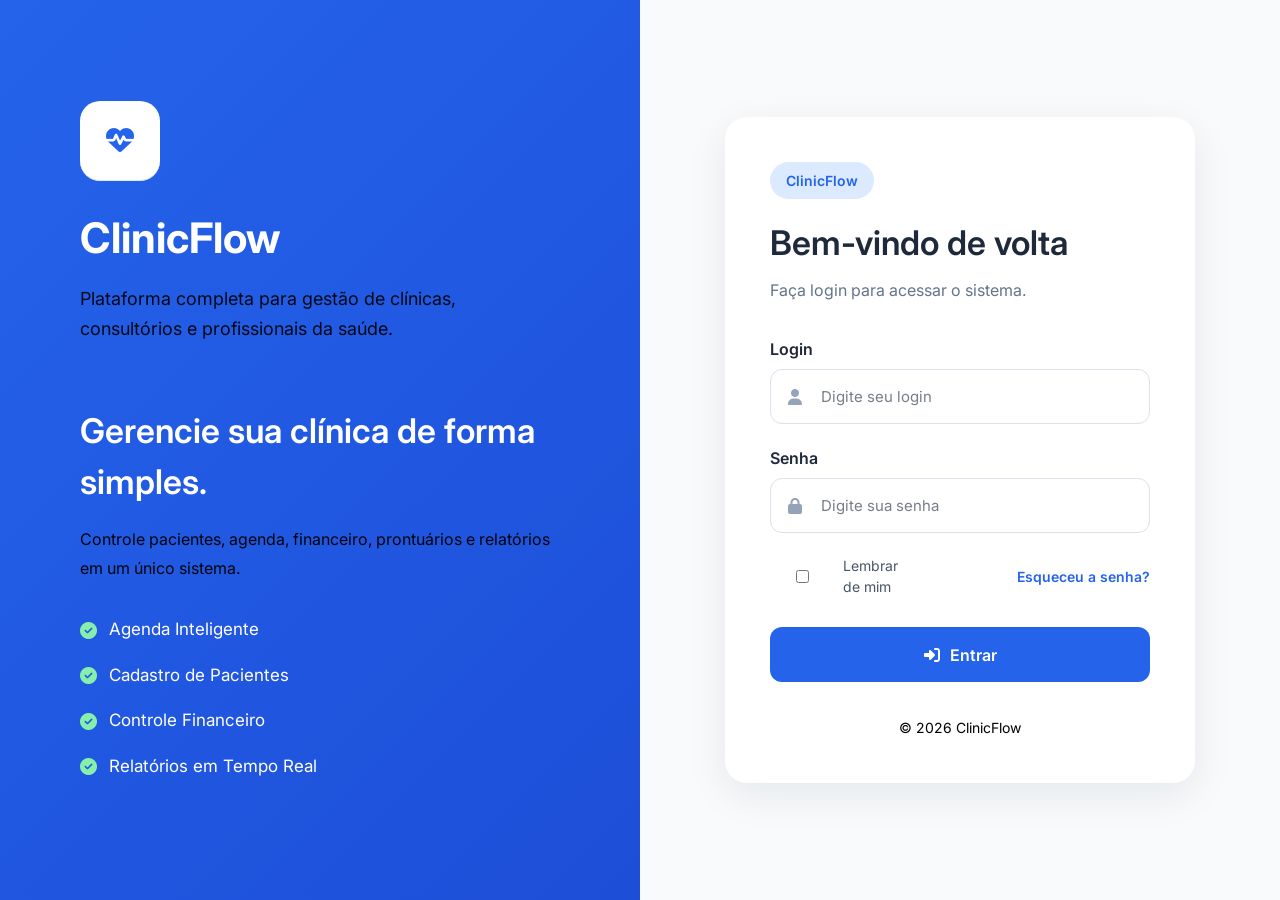
<file: index.html>
<!DOCTYPE html>
<html lang="pt-BR">

<head>
    <meta charset="UTF-8">
    <meta name="viewport" content="width=device-width, initial-scale=1.0">
    <title>ClinicFlow - Login</title>
    <!--Icone da pagina-->
    <link rel="icon" type="image/png" href="assets/images/Icone2.png">
    <!-- CSS -->
    <link rel="stylesheet" href="assets/css/core/reset.css">
    <link rel="stylesheet" href="assets/css/core/variables.css">
    <link rel="stylesheet" href="assets/css/core/global.css">
    <link rel="stylesheet" href="assets/css/pages/login.css">
    <!-- Fonte -->
    <link rel="preconnect" href="https://fonts.googleapis.com">
    <link rel="preconnect" href="https://fonts.gstatic.com" crossorigin>
    <link href="https://fonts.googleapis.com/css2?family=Inter:wght@300;400;500;600;700&display=swap" rel="stylesheet">
    <!-- Ícones -->
    <link rel="stylesheet" href="https://cdnjs.cloudflare.com/ajax/libs/font-awesome/6.7.2/css/all.min.css">
</head>

<body>
    <main class="login-container">
        <!-- Lado Esquerdo -->
        <section class="login-left">
            <div class="brand">
                <div class="logo">
                    <i class="fa-solid fa-heart-pulse"></i>
                </div>
                <h1>ClinicFlow</h1>
                <p>
                    Plataforma completa para gestão de clínicas,
                    consultórios e profissionais da saúde.
                </p>
            </div>

            <div class="presentation">
                <h2>
                    Gerencie sua clínica de forma simples.
                </h2>
                <p>

                    Controle pacientes, agenda, financeiro,
                    prontuários e relatórios em um único sistema.

                </p>
                <ul>
                    <li>
                        <i class="fa-solid fa-circle-check"></i>
                        Agenda Inteligente
                    </li>
                    <li>
                        <i class="fa-solid fa-circle-check"></i>
                        Cadastro de Pacientes
                    </li>
                    <li>
                        <i class="fa-solid fa-circle-check"></i>
                        Controle Financeiro
                    </li>
                    <li>
                        <i class="fa-solid fa-circle-check"></i>
                        Relatórios em Tempo Real
                    </li>
                </ul>
            </div>
        </section>

        <!-- Lado Direito -->
        <section class="login-right">
            <div class="login-card">
                <span class="system-name">
                    ClinicFlow
                </span>
                <h2>
                    Bem-vindo de volta
                </h2>
                <p class="subtitle">
                    Faça login para acessar o sistema.
                </p>
                <form id="formLogin">

                    <div class="input-group">
                        <label for="login">
                            Login
                        </label>
                        <div class="input-icon">
                            <i class="fa-solid fa-user"></i>
                            <input id="login" name="login" type="text" placeholder="Digite seu login" required>
                        </div>
                    </div>

                    <div class="input-group">
                        <label for="password">
                            Senha
                        </label>

                        <div class="input-icon">
                            <i class="fa-solid fa-lock"></i>
                            <input id="password" name="password" type="password" placeholder="Digite sua senha"
                                required>
                        </div>
                    </div>

                    <div class="options">
                        <label class="remember">
                            <input type="checkbox" id="remember">
                            <span>
                                Lembrar de mim
                            </span>
                        </label>
                        <a href="#">
                            Esqueceu a senha?
                        </a>
                    </div>

                    <p id="mensagemErro" class="login-error"></p>

                    <button type="submit" class="btn-login">
                        <i class="fa-solid fa-right-to-bracket"></i>
                        Entrar
                    </button>
                </form>

                <div class="footer">
                    <p>
                        © 2026 ClinicFlow
                    </p>
                </div>
            </div>
        </section>
    </main>
    <script src="assets/js/core/utils.js"></script>
    <script src="assets/js/core/storage.js"></script>
    <script src="assets/js/core/auth.js"></script>
    <script src="assets/js/pages/login.js"></script>
</body>

</html>
</file>
<file: assets/css/core/variables.css>
/* ==========================================================
   VARIABLES.CSS
   ClinicFlow Design System
   ========================================================== */

:root {

    /* ======================================================
       CORES PRINCIPAIS
       ====================================================== */

    --primary: #2563eb;
    --primary-dark: #1d4ed8;
    --primary-light: #dbeafe;

    --secondary: #0f172a;
    --secondary-light: #334155;

    --success: #22c55e;
    --warning: #f59e0b;
    --danger: #ef4444;
    --info: #06b6d4;

    /* ======================================================
       BACKGROUNDS
       ====================================================== */

    --background: #f8fafc;
    --background-secondary: #f1f5f9;
    --background-card: #ffffff;
    --background-hover: #f8fafc;

    /* ======================================================
       TEXTOS
       ====================================================== */

    --text-primary: #0f172a;
    --text-secondary: #475569;
    --text-muted: #94a3b8;
    --text-white: #ffffff;

    /* ======================================================
       BORDAS
       ====================================================== */

    --border-color: #e2e8f0;
    --border-light: #f1f5f9;

    /* ======================================================
       SIDEBAR
       ====================================================== */

    --sidebar-width: 270px;
    --sidebar-collapsed: 80px;

    --sidebar-bg: #ffffff;
    --sidebar-border: #e2e8f0;

    /* ======================================================
       HEADER
       ====================================================== */

    --header-height: 75px;

    /* ======================================================
       RADIUS
       ====================================================== */

    --radius-xs: 6px;
    --radius-sm: 8px;
    --radius-md: 12px;
    --radius-lg: 18px;
    --radius-xl: 24px;
    --radius-round: 999px;

    /* ======================================================
       FONTES
       ====================================================== */

    --font-family: "Inter", sans-serif;

    --font-xs: 12px;
    --font-sm: 14px;
    --font-md: 16px;
    --font-lg: 18px;
    --font-xl: 22px;
    --font-2xl: 28px;
    --font-3xl: 36px;

    /* ======================================================
       PESOS
       ====================================================== */

    --weight-light: 300;
    --weight-regular: 400;
    --weight-medium: 500;
    --weight-semibold: 600;
    --weight-bold: 700;

    /* ======================================================
       ESPAÇAMENTOS
       ====================================================== */

    --space-1: 4px;
    --space-2: 8px;
    --space-3: 12px;
    --space-4: 16px;
    --space-5: 20px;
    --space-6: 24px;
    --space-7: 32px;
    --space-8: 40px;
    --space-9: 48px;
    --space-10: 64px;

    /* ======================================================
       SOMBRAS
       ====================================================== */

    --shadow-xs: 0 1px 2px rgba(15, 23, 42, .05);

    --shadow-sm: 0 2px 6px rgba(15, 23, 42, .08);

    --shadow-md: 0 8px 24px rgba(15, 23, 42, .08);

    --shadow-lg: 0 15px 40px rgba(15, 23, 42, .12);

    --shadow-xl: 0 20px 60px rgba(15, 23, 42, .18);

    /* ======================================================
       TRANSIÇÕES
       ====================================================== */

    --transition-fast: .15s ease;
    --transition: .25s ease;
    --transition-slow: .35s ease;

    /* ======================================================
       Z-INDEX
       ====================================================== */

    --z-sidebar: 100;
    --z-header: 200;
    --z-dropdown: 500;
    --z-modal: 1000;
    --z-toast: 2000;

}

/* ==========================================================
   TEMA ESCURO (Preparado para futuras versões)
   ========================================================== */

[data-theme="dark"] {

    --background: #0f172a;
    --background-secondary: #1e293b;
    --background-card: #1e293b;

    --text-primary: #f8fafc;
    --text-secondary: #cbd5e1;
    --text-muted: #94a3b8;

    --border-color: #334155;

    --sidebar-bg: #111827;
    --sidebar-border: #334155;

}
</file>
<file: assets/css/core/global.css>
/* ==========================================================
   GLOBAL.CSS
   ClinicFlow
   ========================================================== */
/* ==========================================================
   BODY
   ========================================================== */
body {
  font-family: var(--font-family);
  background: var(--background);
  color: var(--text-primary);
  font-size: var(--font-md);
  line-height: 1.5;
  overflow-x: hidden;
}

/* ==========================================================
   LINKS
   ========================================================== */
a {
  color: inherit;
  text-decoration: none;
  transition: var(--transition);
}

/* ==========================================================
   TITULOS
   ========================================================== */
h1 {
  font-size: var(--font-3xl);
  font-weight: var(--weight-bold);
}

h2 {
  font-size: var(--font-2xl);
  font-weight: var(--weight-semibold);
}

h3 {
  font-size: var(--font-xl);
  font-weight: var(--weight-semibold);
}

h4 {
  font-size: var(--font-lg);
  font-weight: var(--weight-medium);
}

/* =========================================================
   PARÁGRAFOS
   ========================================================== */
p {
  color: #000000;
}

/* ==========================================================
   LAYOUT
   ========================================================== */
.layout {
  display: flex;
  min-height: auto;
}

/* ==========================================================
   SIDEBAR
   ========================================================== */
.sidebar {
  width: var(--sidebar-width);
  background: var(--sidebar-bg);
  border-right: 1px solid var(--border-color);
  display: flex;
  flex-direction: column;
  justify-content: space-between;
  position: fixed;
  top: 0;
  left: 0;
  bottom: 0;
  z-index: var(--z-sidebar);
  transition: transform 0.3s ease;
}

/* ==========================================================
   LOGO
   ========================================================== */
.logo {
  height: 80px;
  display: flex;
  align-items: center;
  gap: 15px;
  padding: 0 25px;
  border-bottom: 1px solid var(--border-color);
}

.logo i {
  font-size: 28px;
  color: var(--primary);
}

.logo span {
  font-size: 22px;
  font-weight: 700;
}

/* ==========================================================
   MENU
   ========================================================== */
.sidebar nav {
  flex: 1;
  padding: 25px 0;
}

.sidebar nav ul {
  display: flex;
  flex-direction: column;
  gap: 6px;
}

.sidebar nav li {
  margin: 0 12px;
}

.sidebar nav a {
  display: flex;
  align-items: center;
  gap: 15px;
  padding: 14px 18px;
  border-radius: 12px;
  color: var(--text-secondary);
  font-weight: 500;
  transition: 0.25s;
}

.sidebar nav a:hover {
  background: var(--primary-light);
  color: var(--primary);
}

.sidebar nav a.active,
.sidebar nav li.active a,
.sidebar nav li a.active {
  background: var(--primary);
  color: white;
}

.sidebar nav i {
  width: 20px;
  text-align: center;
  font-size: 18px;
}

/* ==========================================================
   FOOTER SIDEBAR
   ========================================================== */
.sidebar-footer {
  border-top: 1px solid var(--border-color);
  padding: 20px;
}

.user {
  display: flex;
  align-items: center;
  gap: 12px;
  margin-bottom: 20px;
}

.user img {
  width: 48px;
  height: 48px;
  border-radius: 50%;
}

.user strong {
  display: block;
  font-size: 15px;
}

.user span {
  color: var(--text-muted);
  font-size: 13px;
}

/* ==========================================================
   BOTÃO SAIR
   ========================================================== */
.logout {
  width: 100%;
  height: 48px;
  border-radius: 12px;
  background: #ef4444;
  color: white;
  display: flex;
  justify-content: center;
  align-items: center;
  gap: 10px;
  transition: 0.25s;
}

.logout:hover {
  background: #dc2626;
}

/* ==========================================================
   CONTENT
   ========================================================== */
.content {
  margin-left: var(--sidebar-width);
  flex: 1;
  display: flex;
  flex-direction: column;
  min-height: 100vh;
  padding: 32px 40px;
}

/* ==========================================================
   TOPBAR
   ========================================================== */
.topbar {
  height: 75px;
  background: white;
  border-bottom: 1px solid var(--border-color);
  display: flex;
  justify-content: space-between;
  align-items: center;
  padding: 0 35px;
}

/* ==========================================================
   PESQUISA
   ========================================================== */
.search {
  position: relative;
  width: 340px;
}

.search i {
  position: absolute;
  left: 18px;
  top: 50%;
  transform: translateY(-50%);
  color: var(--text-muted);
}

.search input {
  width: 100%;
  height: 46px;
  background: #f8fafc;
  border: 1px solid var(--border-color);
  border-radius: 12px;
  padding-left: 48px;
  transition: 0.25s;
}

.search input:focus {
  border-color: var(--primary);
  background: white;
}

/* ==========================================================
   ACTIONS
   ========================================================== */
.actions {
  display: flex;
  gap: 12px;
}

.actions button {
  width: 44px;
  height: 44px;
  border-radius: 12px;
  background: white;
  border: 1px solid var(--border-color);
  transition: 0.25s;
}

.actions button:hover {
  background: var(--primary-light);
  color: var(--primary);
}

/* ==========================================================
   TITULO DA PÁGINA
   ========================================================== */
.page-title {
  display: flex;
  justify-content: space-between;
  align-items: center;
  padding: 35px;
}

.page-title p {
  margin-top: 6px;
}

/* ==========================================================
   CONTAINER PADRÃO
   ========================================================== */
.container {
  width: 100%;
  max-width: 1400px;
  margin: auto;
  padding: 30px;
}

/* ==========================================================
   TOAST
========================================================== */
.toast-clinicflow {
  position: fixed;
  top: 24px;
  right: 24px;
  min-width: 320px;
  max-width: 420px;
  padding: 16px 20px;
  border-radius: 12px;
  display: flex;
  align-items: center;
  gap: 14px;
  color: #fff;
  font-weight: 500;
  box-shadow: 0 10px 30px rgba(0, 0, 0, .18);
  z-index: 999999;
  opacity: 0;
  transform: translateX(60px);
  transition: .3s;
}

.toast-clinicflow.show {
  opacity: 1;
  transform: translateX(0);
}

.toast-clinicflow i {
  font-size: 22px;
}

.toast-success {
  background: #16a34a;
}

.toast-error {
  background: #dc2626;
}

.toast-warning {
  background: #f59e0b;
}

.toast-info {
  background: #2563eb;
}

/* ==========================================================
   RODAPÉ
   ========================================================== */
footer {
  margin-top: auto;
  text-align: center;
  padding: 30px;
  color: var(--text-muted);
  font-size: 14px;
  border-top: 1px solid var(--border-color);
  background: white;
}

/* ==========================================================
   UTILITÁRIOS
   ========================================================== */
.text-center {
  text-align: center;
}

.text-right {
  text-align: right;
}

.text-left {
  text-align: left;
}

.mt-1 {
  margin-top: 8px;
}

.mt-2 {
  margin-top: 16px;
}

.mt-3 {
  margin-top: 24px;
}

.mt-4 {
  margin-top: 32px;
}

.mb-1 {
  margin-bottom: 8px;
}

.mb-2 {
  margin-bottom: 16px;
}

.mb-3 {
  margin-bottom: 24px;
}

.mb-4 {
  margin-bottom: 32px;
}

.d-flex {
  display: flex;
}

.justify-between {
  justify-content: space-between;
}

.align-center {
  align-items: center;
}

.gap-1 {
  gap: 8px;
}

.gap-2 {
  gap: 16px;
}

.gap-3 {
  gap: 24px;
}

/* ==========================================================
   BOTÕES
   ========================================================== */
.btn {
  display: inline-flex;
  align-items: center;
  justify-content: center;
  gap: 10px;
  padding: 12px 22px;
  border-radius: 12px;
  border: none;
  cursor: pointer;
  font-size: 15px;
  font-weight: 600;
  transition: var(--transition);
}

.btn:hover {
  transform: translateY(-2px);
}

.btn-primary {
  background: var(--primary);
  color: white;
}

.btn-primary:hover {
  background: var(--primary-dark);
}

.btn-secondary {
  background: white;
  color: var(--text-primary);
  border: 1px solid var(--border-color);
}

.btn-secondary:hover {
  background: var(--background-secondary);
}

.btn-success {
  background: var(--success);
  color: white;
}

.btn-warning {
  background: var(--warning);
  color: white;
}

.btn-danger {
  background: var(--danger);
  color: white;
}

.btn-sm {
  height: 38px;
  padding: 0 16px;
  font-size: 14px;
}

.btn-lg {
  height: 52px;
  padding: 0 28px;
}

/* ==========================================================
   INPUTS
   ========================================================== */
.form-group {
  margin-bottom: 20px;
}

.form-group label {
  display: block;
  margin-bottom: 8px;
  font-size: 14px;
  font-weight: 600;
  color: var(--text-primary);
}

.form-control {
  width: 100%;
  height: 48px;
  padding: 0 16px;
  background: white;
  border: 1px solid var(--border-color);
  border-radius: 12px;
  transition: var(--transition);
}

.form-control:focus {
  border-color: var(--primary);
  box-shadow: 0 0 0 4px rgba(37, 99, 235, 0.1);
}

/* ==========================================================
   TEXTAREA
   ========================================================== */
textarea.form-control {
  min-height: 140px;
  padding: 16px;
  resize: vertical;
}

/* ==========================================================
   SELECT
   ========================================================== */
select.form-control {
  cursor: pointer;
}

/* ==========================================================
   INPUT COM ÍCONE
   ========================================================== */
.input-icon {
  position: relative;
}

.input-icon i {
  position: absolute;
  left: 16px;
  top: 50%;
  transform: translateY(-50%);
  color: var(--text-muted);
}

.input-icon input {
  padding-left: 46px;
}

/* ==========================================================
   CHECKBOX
   ========================================================== */
.checkbox {
  display: flex;
  align-items: center;
  gap: 10px;
  cursor: pointer;
}

.checkbox input {
  width: 18px;
  height: 18px;
}

/* ==========================================================
   RADIO
   ========================================================== */
.radio {
  display: flex;
  align-items: center;
  gap: 10px;
}

.radio input {
  width: 18px;
  height: 18px;
}

/* ==========================================================
   CARDS
   ========================================================== */
.card {
  background: white;
  border-radius: 18px;
  padding: 24px;
  border: 1px solid var(--border-color);
  box-shadow: var(--shadow-sm);
}

.card-header {
  display: flex;
  justify-content: space-between;
  align-items: center;
  margin-bottom: 20px;
}

.card-title {
  font-size: 18px;
  font-weight: 600;
}

/* ==========================================================
   GRID DE CARDS
   ========================================================== */
.cards {
  display: grid;
  grid-template-columns: repeat(auto-fit, minmax(250px, 1fr));
  gap: 24px;
  padding: 0 35px 35px;
}

/* ==========================================================
   CARD ESTATÍSTICA
   ========================================================== */
.stats-card {
  background: white;
  border-radius: 18px;
  padding: 24px;
  display: flex;
  justify-content: space-between;
  align-items: center;
  border: 1px solid var(--border-color);
  box-shadow: var(--shadow-sm);
  transition: var(--transition);
}

.stats-card:hover {
  transform: translateY(-4px);
  box-shadow: var(--shadow-md);
}

.stats-info span {
  color: var(--text-secondary);
  font-size: 14px;
}

.stats-info h2 {
  margin-top: 8px;
  font-size: 32px;
}

.stats-icon {
  width: 62px;
  height: 62px;
  border-radius: 16px;
  background: var(--primary-light);
  display: flex;
  align-items: center;
  justify-content: center;
  font-size: 28px;
  color: var(--primary);
}

/* ========================================================
   PAINÉIS
   ========================================================== */
.panel {
  background: white;
  border-radius: 18px;
  border: 1px solid var(--border-color);
  box-shadow: var(--shadow-sm);
}

.panel-header {
  padding: 20px 24px;
  border-bottom: 1px solid var(--border-color);
}

.panel-body {
  padding: 24px;
}

/* ==========================================================
   BADGES
   ========================================================== */
.badge {
  display: inline-flex;
  align-items: center;
  justify-content: center;
  padding: 6px 12px;
  border-radius: 999px;
  font-size: 13px;
  font-weight: 600;
}

.badge-success {
  background: #dcfce7;
  color: #166534;
}

.badge-warning {
  background: #fef3c7;
  color: #92400e;
}

.badge-danger {
  background: #fee2e2;
  color: #991b1b;
}

.badge-info {
  background: #dbeafe;
  color: #1d4ed8;
}

/* ==========================================================
   DIVISOR
   ========================================================== */
.divider {
  width: 100%;
  height: 1px;
  background: var(--border-color);
  margin: 24px 0;
}

/* ==========================================================
   AVATAR
   ========================================================== */
.avatar {
  width: 42px;
  height: 42px;
  border-radius: 50%;
  object-fit: cover;
}

/* ==========================================================
   LOADER
   ========================================================== */
.loader {
  width: 42px;
  height: 42px;
  border: 4px solid var(--background-secondary);
  border-top: 4px solid var(--primary);
  border-radius: 50%;
  animation: spin 0.8s linear infinite;
}

@keyframes spin {
  from {
    transform: rotate(0deg);
  }

  to {
    transform: rotate(360deg);
  }
}

/* ==========================================================
   ANIMAÇÕES
   ========================================================== */
.fade-in {
  animation: fade 0.4s ease;
}

@keyframes fade {
  from {
    opacity: 0;
    transform: translateY(10px);
  }

  to {
    opacity: 1;
    transform: translateY(0);
  }
}

/* ==========================================================
   GRID DASHBOARD
   ========================================================== */
.dashboard-grid {
  display: grid;
  grid-template-columns: 2fr 1fr;
  gap: 24px;
  padding: 0 35px 35px;
}

.dashboard-row {
  display: grid;
  grid-template-columns: repeat(auto-fit, minmax(280px, 1fr));
  gap: 24px;
}

/* ==========================================================
   TABELAS
   ========================================================== */
.table-responsive {
  width: 100%;
  overflow-x: auto;
}

.table {
  width: 100%;
  border-collapse: collapse;
}

.table thead {
  background: var(--background-secondary);
}

.table thead th {
  padding: 16px 20px;
  font-size: 14px;
  font-weight: 600;
  color: var(--text-secondary);
  border-bottom: 1px solid var(--border-color);
}

.table tbody td {
  padding: 18px 20px;
  border-bottom: 1px solid var(--border-color);
  color: var(--text-primary);
}

.table tbody tr {
  transition: var(--transition);
}

.table tbody tr:hover {
  background: var(--background-hover);
}

.table tbody tr:last-child td {
  border-bottom: none;
}

/* ==========================================================
   STATUS
   ========================================================== */
.status {
  display: inline-flex;
  align-items: center;
  justify-content: center;
  padding: 6px 12px;
  border-radius: 999px;
  font-size: 13px;
  font-weight: 600;
}

.status-confirmado {
  background: #dcfce7;
  color: #15803d;
}

.status-agendado {
  background: #dbeafe;
  color: #1d4ed8;
}

.status-andamento {
  background: #fef3c7;
  color: #a16207;
}

.status-cancelado {
  background: #fee2e2;
  color: #b91c1c;
}

.status-finalizado {
  background: #e2e8f0;
  color: #334155;
}

/* ==========================================================
   LISTAS
   ========================================================== */
.list {
  display: flex;
  flex-direction: column;
}

.list-item {
  display: flex;
  justify-content: space-between;
  align-items: center;
  padding: 18px 22px;
  border-bottom: 1px solid var(--border-color);
  transition: var(--transition);
}

.list-item:last-child {
  border-bottom: none;
}

.list-item:hover {
  background: var(--background-hover);
}

/* ==========================================================
   ATENDIMENTOS
   ========================================================== */
.appointment {
  display: flex;
  flex-direction: column;
  gap: 4px;
  padding: 18px 24px;
  border-bottom: 1px solid var(--border-color);
}

.appointment:last-child {
  border-bottom: none;
}

.appointment strong {
  font-size: 18px;
}

.appointment span {
  font-weight: 600;
}

.appointment small {
  color: var(--text-muted);
}

/* ==========================================================
   PAGINAÇÃO
   ========================================================== */
.pagination {
  display: flex;
  justify-content: flex-end;
  align-items: center;
  gap: 10px;
  margin-top: 24px;
}

.pagination button {
  width: 40px;
  height: 40px;
  border-radius: 10px;
  border: 1px solid var(--border-color);
  background: white;
  transition: var(--transition);
}

.pagination button:hover {
  background: var(--primary-light);
  color: var(--primary);
}

.pagination .active {
  background: var(--primary);
  color: white;
}

/* ==========================================================
   FILTROS
   ========================================================== */
.filters {
  display: flex;
  justify-content: space-between;
  align-items: center;
  gap: 20px;
  margin-bottom: 24px;
}

.filters-left {
  display: flex;
  gap: 16px;
  flex-wrap: wrap;
}

.filters-right {
  display: flex;
  gap: 16px;
}

/* ==========================================================
   BREADCRUMB
   ========================================================== */
.breadcrumb {
  display: flex;
  align-items: center;
  gap: 10px;
  margin-bottom: 25px;
  font-size: 14px;
  color: var(--text-muted);
}

.breadcrumb i {
  font-size: 12px;
}

/* ==========================================================
   ALERTAS
   ========================================================== */
.alert {
  display: flex;
  align-items: center;
  gap: 15px;
  padding: 18px 20px;
  border-radius: 12px;
  margin-bottom: 20px;
}

.alert-success {
  background: #dcfce7;
  color: #166534;
}

.alert-warning {
  background: #fef3c7;
  color: #92400e;
}

.alert-danger {
  background: #fee2e2;
  color: #991b1b;
}

.alert-info {
  background: #dbeafe;
  color: #1d4ed8;
}

/* ==========================================================
   CHART
   ========================================================== */
.chart-placeholder {
  height: 320px;
  display: flex;
  flex-direction: column;
  justify-content: center;
  align-items: center;
  gap: 20px;
  color: var(--text-muted);
}

.chart-placeholder i {
  font-size: 64px;
  color: var(--primary);
}

/* ==========================================================
   GRID 2 COLUNAS
   ========================================================== */
.grid-2 {
  display: grid;
  grid-template-columns: 1fr 1fr;
  gap: 24px;
}

/* ==========================================================
   GRID 3 COLUNAS
   ========================================================== */
.grid-3 {
  display: grid;
  grid-template-columns: repeat(3, 1fr);
  gap: 24px;
}

/* ==========================================================
   GRID 4 COLUNAS
   ========================================================== */
.grid-4 {
  display: grid;
  grid-template-columns: repeat(4, 1fr);
  gap: 24px;
}

/* ==========================================================
   FLEX
   ========================================================== */
.flex {
  display: flex;
}

.flex-column {
  flex-direction: column;
}

.flex-wrap {
  flex-wrap: wrap;
}

.justify-center {
  justify-content: center;
}

.justify-end {
  justify-content: flex-end;
}

.align-start {
  align-items: flex-start;
}

.align-end {
  align-items: flex-end;
}

/* ==========================================================
   ESPAÇAMENTOS
   ========================================================== */
.p-1 {
  padding: 8px;
}

.p-2 {
  padding: 16px;
}

.p-3 {
  padding: 24px;
}

.p-4 {
  padding: 32px;
}

.pt-1 {
  padding-top: 8px;
}

.pt-2 {
  padding-top: 16px;
}

.pt-3 {
  padding-top: 24px;
}

.pt-4 {
  padding-top: 32px;
}

.pb-1 {
  padding-bottom: 8px;
}

.pb-2 {
  padding-bottom: 16px;
}

.pb-3 {
  padding-bottom: 24px;
}

.pb-4 {
  padding-bottom: 32px;
}

.ml-auto {
  margin-left: auto;
}

.mr-auto {
  margin-right: auto;
}

/* ==========================================================
   RESPONSIVIDADE
   ========================================================== */
@media (max-width: 1200px) {
  .dashboard-grid {
    grid-template-columns: 1fr;
  }

  .grid-4 {
    grid-template-columns: repeat(2, 1fr);
  }
}

@media (max-width: 992px) {
  .sidebar {
    width: 90px;
  }

  .sidebar span {
    display: none;
  }

  .content {
    margin-left: 90px;
  }

  .logo {
    justify-content: center;
    padding: 0;
  }

  .logo span {
    display: none;
  }

  .user div {
    display: none;
  }

  .filters {
    flex-direction: column;
    align-items: flex-start;
  }

  .grid-3 {
    grid-template-columns: 1fr;
  }

  .grid-2 {
    grid-template-columns: 1fr;
  }
}

@media (max-width: 768px) {
  .cards {
    grid-template-columns: 1fr;
    padding: 20px;
  }

  .page-title {
    flex-direction: column;
    align-items: flex-start;
    gap: 20px;
    padding: 20px;
  }

  .topbar {
    padding: 0 20px;
  }

  .search {
    width: 220px;
  }

  .grid-4 {
    grid-template-columns: 1fr;
  }
}

@media (max-width: 576px) {
  .search {
    display: none;
  }

  .content {
    margin-left: 0;
  }

  .sidebar {
    transform: translateX(-100%);
  }
}

/* ==========================================================
   MODAL
   ========================================================== */
.modal-overlay {
  position: fixed;
  inset: 0;
  background: rgba(15, 23, 42, 0.55);
  display: flex;
  justify-content: center;
  align-items: center;
  opacity: 0;
  visibility: hidden;
  transition: 0.25s;
  z-index: var(--z-modal);
}

.modal-overlay.active {
  display: flex;
  opacity: 1;
  visibility: visible;
}

.modal {
  width: 100%;
  max-width: 650px;
  background: white;
  border-radius: 20px;
  overflow: hidden;
  box-shadow: var(--shadow-lg);
  transform: translateY(20px);
  transition: 0.25s;
}

.modal-overlay.active .modal {
  transform: translateY(0);
}

.modal-header {
  display: flex;
  justify-content: space-between;
  align-items: center;
  padding: 24px;
  border-bottom: 1px solid var(--border-color);
}

.modal-body {
  padding: 24px;
}

.modal-footer {
  display: flex;
  justify-content: flex-end;
  gap: 16px;
  padding: 24px;
  border-top: 1px solid var(--border-color);
}

/* ==========================================================
   DROPDOWN
   ========================================================== */
.dropdown {
  position: relative;
}

.dropdown-menu {
  position: absolute;
  top: 110%;
  right: 0;
  width: 220px;
  background: white;
  border-radius: 14px;
  border: 1px solid var(--border-color);
  box-shadow: var(--shadow-md);
  display: none;
  overflow: hidden;
  z-index: 500;
}

.dropdown.open .dropdown-menu {
  display: block;
}

.dropdown-menu a {
  display: flex;
  align-items: center;
  gap: 12px;
  padding: 14px 18px;
  transition: 0.2s;
}

.dropdown-menu a:hover {
  background: var(--background-secondary);
}

/* ==========================================================
   TOAST
   ========================================================== */
.toast-container {
  position: fixed;
  top: 25px;
  right: 25px;
  display: flex;
  flex-direction: column;
  gap: 15px;
  z-index: var(--z-toast);
}

.toast {
  min-width: 320px;
  padding: 18px;
  border-radius: 14px;
  background: white;
  border-left: 5px solid var(--primary);
  box-shadow: var(--shadow-md);
  animation: toastShow 0.35s ease;
}

.toast-success {
  border-left-color: var(--success);
}

.toast-warning {
  border-left-color: var(--warning);
}

.toast-danger {
  border-left-color: var(--danger);
}

@keyframes toastShow {
  from {
    opacity: 0;
    transform: translateX(40px);
  }

  to {
    opacity: 1;
    transform: translateX(0);
  }
}

/* ==========================================================
   TABS
   ========================================================== */
.tabs {
  display: flex;
  gap: 10px;
  border-bottom: 1px solid var(--border-color);
}

.tab {
  padding: 14px 20px;
  cursor: pointer;
  border-bottom: 3px solid transparent;
  transition: 0.25s;
  font-weight: 600;
}

.tab:hover {
  color: var(--primary);
}

.tab.active {
  color: var(--primary);
  border-color: var(--primary);
}

/* ==========================================================
   ACCORDION
   ========================================================== */
.accordion {
  border: 1px solid var(--border-color);
  border-radius: 14px;
  overflow: hidden;
}

.accordion-item {
  border-bottom: 1px solid var(--border-color);
}

.accordion-item:last-child {
  border-bottom: none;
}

.accordion-header {
  padding: 18px 22px;
  cursor: pointer;
  font-weight: 600;
  background: white;
}

.accordion-content {
  display: none;
  padding: 20px;
  background: var(--background-secondary);
}

.accordion-item.active .accordion-content {
  display: block;
}

/* ==========================================================
   TOOLTIP
   ========================================================== */
.tooltip {
  position: relative;
  cursor: pointer;
}

.tooltip:hover::after {
  content: attr(data-tooltip);
  position: absolute;
  bottom: 120%;
  left: 50%;
  transform: translateX(-50%);
  background: #0f172a;
  color: white;
  padding: 8px 12px;
  border-radius: 8px;
  font-size: 13px;
  white-space: nowrap;
}

/* ==========================================================
   PROGRESS BAR
   ========================================================== */
.progress {
  width: 100%;
  height: 10px;
  background: #e2e8f0;
  border-radius: 999px;
  overflow: hidden;
}

.progress-bar {
  height: 100%;
  background: var(--primary);
  border-radius: 999px;
}

/* ==========================================================
   TIMELINE
   ========================================================== */
.timeline {
  border-left: 3px solid var(--primary);

  padding-left: 24px;
}

.timeline-item {
  margin-bottom: 28px;

  position: relative;
}

.timeline-item::before {
  content: "";
  width: 14px;
  height: 14px;
  border-radius: 50%;
  background: var(--primary);
  position: absolute;
  left: -32px;
  top: 5px;
}

/* ==========================================================
   SKELETON LOADING
   ========================================================== */
.skeleton {
  background: linear-gradient(90deg, #f1f5f9 25%, #e2e8f0 50%, #f1f5f9 75%);
  background-size: 200% 100%;
  animation: skeleton 1.4s infinite;
  border-radius: 10px;
}

@keyframes skeleton {
  from {
    background-position: 200% 0;
  }

  to {
    background-position: -200% 0;
  }
}

/* ==========================================================
   GOOGLE CALENDAR (BASE)
   ========================================================== */
.calendar {
  display: grid;
  grid-template-columns: 90px repeat(7, 1fr);
}

.calendar-header {
  display: grid;
  grid-template-columns: 90px repeat(7, 1fr);
  border-bottom: 1px solid var(--border-color);
}

.calendar-header div {
  padding: 18px;
  text-align: center;
  font-weight: 600;
}

.calendar-hour {
  height: 70px;
  border-bottom: 1px solid var(--border-light);
  padding: 8px;
}

.calendar-cell {
  border-left: 1px solid var(--border-light);
  border-bottom: 1px solid var(--border-light);
  position: relative;
  min-height: 70px;
}

.calendar-event {
  position: absolute;
  left: 6px;
  right: 6px;
  top: 6px;
  background: var(--primary);
  color: white;
  padding: 8px;
  border-radius: 10px;
  font-size: 13px;
}

/* ==========================================================
   DARK MODE
   ========================================================== */
[data-theme="dark"] .card,
[data-theme="dark"] .panel,
[data-theme="dark"] .modal,
[data-theme="dark"] .dropdown-menu,
[data-theme="dark"] .toast {
  background: var(--background-card);
}

[data-theme="dark"] .table thead {
  background: #1e293b;
}

[data-theme="dark"] .table tbody tr:hover {
  background: #1e293b;
}

[data-theme="dark"] .topbar {
  background: var(--background-card);
}

[data-theme="dark"] footer {
  background: var(--background-card);
}

[data-theme="dark"] .search input {
  background: #1e293b;
}

/* ==========================================================
   EFEITOS
   ========================================================== */
.hover-lift {
  transition: 0.25s;
}

.hover-lift:hover {
  transform: translateY(-5px);
  box-shadow: var(--shadow-md);
}

.scale {
  transition: 0.25s;
}

.scale:hover {
  transform: scale(1.03);
}

.rotate:hover {
  transform: rotate(3deg);
}
</file>
<file: assets/css/pages/login.css>
/* ==========================================================
   LOGIN - ClinicFlow
   ========================================================== */
body {
    margin: 0;
    padding: 0;
    font-family: 'Inter', sans-serif;
    background: #f4f7fb;
    color: #1e293b;
}

/* ==========================================================
   Layout
   ========================================================== */
.login-container {
    display: flex;
    min-height: 100vh;
}

/* ==========================================================
   Lado Esquerdo
   ========================================================== */
.login-left {
    width: 50%;
    background: linear-gradient(135deg, #2563eb, #1d4ed8);
    color: #ffffff;
    display: flex;
    flex-direction: column;
    justify-content: center;
    padding: 80px;
    box-sizing: border-box;
}

.brand {
    margin-bottom: 60px;
}

.logo {
    width: 80px;
    height: 80px;
    border-radius: 20px;
    background: #ffffff;
    display: flex;
    justify-content: center;
    align-items: center;
    font-size: 34px;
    margin-bottom: 25px;
}

.brand h1 {
    margin: 0;
    font-size: 42px;
    font-weight: 700;
}

.brand p {
    margin-top: 15px;
    line-height: 1.7;
    opacity: .9;
    font-size: 18px;
}

.presentation h2 {
    font-size: 34px;
    margin-bottom: 18px;
}

.presentation p {
    line-height: 1.8;
    opacity: .95;
    margin-bottom: 35px;
}

.presentation ul {
    list-style: none;
    padding: 0;
    margin: 0;
}

.presentation li {
    margin-bottom: 20px;
    display: flex;
    align-items: center;
    gap: 12px;
    font-size: 17px;
}

.presentation i {
    color: #86efac;
}

/* ==========================================================
   Lado Direito
   ========================================================== */
.login-right {
    width: 50%;
    display: flex;
    justify-content: center;
    align-items: center;
    background: #f8fafc;
    padding: 40px;
    box-sizing: border-box;
}

/* ==========================================================
   Card
   ========================================================== */
.login-card {
    width: 100%;
    max-width: 470px;
    background: #ffffff;
    border-radius: 22px;
    padding: 45px;
    box-shadow:
        0 12px 40px rgba(15, 23, 42, .08);
}

.system-name {
    display: inline-block;
    background: #dbeafe;
    color: #2563eb;
    padding: 8px 16px;
    border-radius: 999px;
    font-size: 14px;
    font-weight: 600;
    margin-bottom: 18px;
}

.login-card h2 {
    margin: 0;
    font-size: 34px;
}

.subtitle {
    margin-top: 10px;
    margin-bottom: 35px;
    color: #64748b;
}

/* ==========================================================
   Formulário
   ========================================================== */
.input-group {
    margin-bottom: 22px;
}

.input-group label {
    display: block;
    margin-bottom: 8px;
    font-weight: 600;
}

.input-icon {
    position: relative;
}

.input-icon i {
    position: absolute;
    left: 18px;
    top: 50%;
    transform: translateY(-50%);
    color: #94a3b8;
}

.input-icon input {
    width: 100%;
    height: 55px;
    padding-left: 50px;
    padding-right: 15px;
    border-radius: 12px;
    border: 1px solid #dbe2ea;
    font-size: 15px;
    outline: none;
    transition: .25s;
    box-sizing: border-box;
}

.input-icon input:focus {
    border-color: #2563eb;
    box-shadow: 0 0 0 4px rgba(37, 99, 235, .12);
}

/* ==========================================================
   Opções
   ========================================================== */
.options {
    display: flex;
    justify-content: space-between;
    align-items: center;
    margin-bottom: 30px;
    font-size: 14px;
}

.options a {
    color: #2563eb;
    text-decoration: none;
    font-weight: 600;
}

.options a:hover {
    text-decoration: underline;
}

.remember {
    display: flex;
    align-items: center;
    gap: 8px;
    color: #475569;
}

.login-error {
    display: none;
    color: #dc2626;
    font-size: 14px;
    margin-bottom: 15px;
    text-align: center;
}

/* ==========================================================
   Botão Principal
   ========================================================== */
.btn-login {
    width: 100%;
    height: 55px;
    border: none;
    border-radius: 12px;
    background: #2563eb;
    color: #ffffff;
    font-size: 16px;
    font-weight: 600;
    cursor: pointer;
    transition: .3s;
    display: flex;
    justify-content: center;
    align-items: center;
    gap: 10px;
}

.btn-login:hover {
    background: #1d4ed8;
    transform: translateY(-2px);
}

/* ==========================================================
   Separador
   ========================================================== */
.separator {
    display: flex;
    align-items: center;
    text-align: center;
    margin: 30px 0;
}

.separator::before,
.separator::after {
    content: "";
    flex: 1;
    border-bottom: 1px solid #e2e8f0;
}

.separator span {
    padding: 0 18px;
    color: #94a3b8;
}

/* ==========================================================
   Google
   ========================================================== */
.btn-google {
    width: 100%;
    height: 55px;
    border-radius: 12px;
    border: 1px solid #dbe2ea;
    background: white;
    cursor: pointer;
    font-size: 15px;
    font-weight: 600;
    display: flex;
    justify-content: center;
    align-items: center;
    gap: 10px;
    transition: .3s;
}

.btn-google:hover {
    background: #f8fafc;
}

/* ==========================================================
   Rodapé
   ========================================================== */
.footer {
    margin-top: 35px;
    text-align: center;
    color: #94a3b8;
    font-size: 14px;
}

/* ==========================================================
   Responsivo
   ========================================================== */
@media (max-width: 992px) {

    .login-left {
        display: none;
    }

    .login-right {
        width: 100%;
    }

    .login-card {
        max-width: 500px;
    }

}

@media (max-width: 576px) {

    .login-right {
        padding: 20px;
    }

    .login-card {
        padding: 30px;
    }

    .login-card h2 {
        font-size: 28px;
    }

    .options {
        flex-direction: column;
        align-items: flex-start;
        gap: 15px;
    }

}
</file>
<file: assets/css/pages/agenda.css>
/* ==========================================================
   AGENDA.CSS
   ClinicFlow
   ========================================================== */
/* ==========================================================
   CONTEÚDO PRINCIPAL
   ========================================================== */
.content {
  display: flex;
  flex-direction: column;
  gap: 24px;
}

/* ==========================================================
   OVERLAY DO MENU
   ========================================================== */
.overlay {
  position: fixed;
  inset: 0;
  background: rgba(0, 0, 0, 0.45);
  opacity: 0;
  visibility: hidden;
  transition: 0.3s;
  z-index: 998;
}

.overlay.active {
  opacity: 1;
  visibility: visible;
}

/*=====================================================
TOPBAR
=====================================================*/
.topbar {
  display: flex;
  align-items: center;
  justify-content: space-between;
  gap: 24px;
  padding: 24px 30px;
  background: #fff;
  border-radius: 18px;
  box-shadow: var(--shadow-sm);
}

.page-title-info {
  flex: 1;
}

.page-title-info h1 {
  margin: 0;
  font-size: 34px;
  font-weight: 700;
  color: var(--gray-900);
}

.page-title-info p {
  margin-top: 8px;
  color: var(--gray-500);
  font-size: 15px;
  line-height: 1.6;
}

.topbar-right {
  display: flex;
  align-items: center;
}

/* ==========================================================
   NAVEGAÇÃO DA AGENDA
   ========================================================== */
.agenda-navigation {
  display: flex;
  align-items: center;
  justify-content: center;
  gap: 16px;
  padding: 20px;
  background: var(--white);
  border-radius: 16px;
  box-shadow: var(--shadow-sm);
}

.agenda-date {
  min-width: 220px;
  text-align: center;
  font-size: 1rem;
  font-weight: 600;
  color: var(--gray-800);
}

/* ==========================================================
   FILTROS
   ========================================================== */
.agenda-filters {
  display: grid;
  grid-template-columns: 220px 180px 1fr;
  gap: 20px;
  padding: 24px;
  background: var(--white);
  border-radius: 16px;
  box-shadow: var(--shadow-sm);
}

.agenda-filters .form-group {
  display: flex;
  flex-direction: column;
  gap: 8px;
}

.agenda-filters label {
  font-size: 0.9rem;
  font-weight: 600;
  color: var(--gray-700);
}

.flex-grow {
  width: 100%;
}

/* ==========================================================
   CONTAINER DA TIMELINE
   ========================================================== */
.agenda-container {
  background: var(--white);
  border-radius: 18px;
  overflow: hidden;
  box-shadow: var(--shadow-md);
}

.agenda-timeline {
  display: flex;
  flex-direction: column;
}

/* ==========================================================
   LINHAS DA TIMELINE
   ========================================================== */
.timeline-row {
  display: grid;
  grid-template-columns: 90px 1fr;
  min-height: 90px;
  border-bottom: 1px solid var(--gray-200);
}

.timeline-row:last-child {
  border-bottom: none;
}

/* ==========================================================
   COLUNA HORÁRIO
   ========================================================== */
.timeline-hour {
  display: flex;
  align-items: flex-start;
  justify-content: center;
  padding-top: 18px;
  background: var(--gray-50);
  border-right: 1px solid var(--gray-200);
  font-size: 0.9rem;
  font-weight: 700;
  color: var(--gray-700);
}

/* ==========================================================
   ÁREA DOS EVENTOS
   ========================================================== */
.timeline-events {
  position: relative;
  display: flex;
  flex-direction: column;
  justify-content: center;
  gap: 12px;
  padding: 14px 18px;
  background: var(--white);
  transition: background 0.25s ease;
}

.timeline-events:hover {
  background: #f8fbff;
}

.timeline-events:empty::after {
  content: "Horário disponível";
  font-size: 0.82rem;
  color: var(--gray-400);
  font-style: italic;
}

/* ==========================================================
   BARRA DE ROLAGEM
   ========================================================== */
.agenda-container::-webkit-scrollbar {
  width: 8px;
  height: 8px;
}

.agenda-container::-webkit-scrollbar-thumb {
  background: var(--gray-300);
  border-radius: 50px;
}

.agenda-container::-webkit-scrollbar-thumb:hover {
  background: var(--primary);
}

.agenda-container::-webkit-scrollbar-track {
  background: transparent;
}

/* ==========================================================
   CARDS DE AGENDAMENTO
========================================================== */
.agenda-card {
  display: flex;
  justify-content: space-between;
  align-items: flex-start;
  gap: 18px;
  padding: 18px;
  border-radius: 14px;
  border-left: 6px solid var(--primary);
  background: var(--white);
  box-shadow: var(--shadow-sm);
  cursor: pointer;
  transition: all 0.25s ease;
}

.agenda-card:hover {
  transform: translateY(-2px);
  box-shadow: var(--shadow-md);
}

/* ==========================================================
   INFORMAÇÕES DO CARD
========================================================== */
.agenda-card-info {
  display: flex;
  flex-direction: column;
  gap: 6px;
  flex: 1;
}

.agenda-card-paciente {
  font-size: 1rem;
  font-weight: 700;
  color: var(--gray-900);
}

.agenda-card-profissional {
  font-size: 0.9rem;
  color: var(--gray-600);
}

.agenda-card-procedimento {
  font-size: 0.88rem;
  color: var(--gray-500);
}

.agenda-card-observacao {
  margin-top: 4px;
  font-size: 0.82rem;
  color: var(--gray-500);
  font-style: italic;
}

/* ==========================================================
   HORÁRIO
========================================================== */
.agenda-card-horario {
  display: flex;
  align-items: center;
  gap: 6px;
  font-size: 0.85rem;
  font-weight: 600;
  color: var(--gray-700);
}

.agenda-card-horario i {
  color: var(--primary);
}

/* ==========================================================
   AÇÕES
========================================================== */
.agenda-card-actions {
  display: flex;
  align-items: center;
  gap: 10px;
}

.agenda-card-actions button {
  width: 34px;
  height: 34px;
  border: none;
  border-radius: 8px;
  cursor: pointer;
  transition: 0.2s;
}

.agenda-card-actions button:hover {
  transform: scale(1.08);
}

/* ==========================================================
   STATUS
========================================================== */
.status-badge {
  display: inline-flex;
  align-items: center;
  justify-content: center;
  min-width: 110px;
  padding: 6px 14px;
  border-radius: 50px;
  font-size: 0.75rem;
  font-weight: 700;
  text-transform: uppercase;
  letter-spacing: 0.4px;
}

/* ==========================================================
   CONFIRMADO
========================================================== */
.status-confirmado {
  background: #dcfce7;
  color: #15803d;
}

.agenda-card.confirmado {
  border-left-color: #16a34a;
}

/* ==========================================================
   PENDENTE
========================================================== */
.status-pendente {
  background: #fef3c7;
  color: #b45309;
}

.agenda-card.pendente {
  border-left-color: #f59e0b;
}

/* ==========================================================
   CANCELADO
========================================================== */
.status-cancelado {
  background: #fee2e2;
  color: #b91c1c;
}

.agenda-card.cancelado {
  border-left-color: #dc2626;
  opacity: 0.82;
}

/* ==========================================================
   CONCLUÍDO
========================================================== */
.status-concluido {
  background: #dbeafe;
  color: #1d4ed8;
}

.agenda-card.concluido {
  border-left-color: #2563eb;
}

/* ==========================================================
   AVATAR
========================================================== */
.agenda-avatar {
  width: 48px;
  height: 48px;
  border-radius: 50%;
  object-fit: cover;
  flex-shrink: 0;
}

/* ==========================================================
   HEADER DO CARD
========================================================== */
.agenda-card-header {
  display: flex;
  justify-content: space-between;
  align-items: flex-start;
  gap: 15px;
}

/* ==========================================================
   RODAPÉ DO CARD
========================================================== */
.agenda-card-footer {
  display: flex;
  justify-content: space-between;
  align-items: center;
  margin-top: 12px;
  gap: 15px;
}

/* ==========================================================
   CARD VAZIO
========================================================== */
.timeline-events:empty {
  min-height: 70px;
}

.timeline-events:empty::after {
  display: flex;
  align-items: center;
  height: 100%;
  padding-left: 12px;
}

/* ==========================================================
   MODAIS
========================================================== */
.modal-lg {
  width: min(900px, 95vw);
}

.modal-body {
  display: flex;
  flex-direction: column;
  gap: 20px;
}

.modal-body .grid-2 {
  display: grid;
  grid-template-columns: repeat(2, 1fr);
  gap: 20px;
}

.modal-body textarea {
  resize: vertical;
  min-height: 120px;
}

/* ==========================================================
   RODAPÉ DO MODAL
========================================================== */
.modal-footer {
  display: flex;
  justify-content: flex-end;
  gap: 12px;
  margin-top: 24px;
}

/* ==========================================================
   LEGENDA
========================================================== */
.agenda-legend {
  display: flex;
  align-items: center;
  justify-content: center;
  flex-wrap: wrap;
  gap: 24px;
  padding: 18px;
  background: var(--white);
  border-radius: 16px;
  box-shadow: var(--shadow-sm);
}

.legend-item {
  display: flex;
  align-items: center;
  gap: 10px;
  font-size: 0.9rem;
  color: var(--gray-700);
  font-weight: 500;
}

.legend-color {
  width: 18px;
  height: 18px;
  border-radius: 50%;
}

.legend-color.confirmado {
  background: #16a34a;
}

.legend-color.pendente {
  background: #f59e0b;
}

.legend-color.cancelado {
  background: #dc2626;
}

.legend-color.concluido {
  background: #2563eb;
}

/* ==========================================================
   BOTÕES DA AGENDA
========================================================== */
#btnNovoAgendamento {
  display: flex;
  align-items: center;
  gap: 8px;
}

.timeline-row:hover .timeline-hour {
  background: #eef6ff;
}

/* ==========================================================
   DETALHES DO AGENDAMENTO
========================================================== */
#conteudoDetalhesAgendamento {
  display: flex;
  flex-direction: column;
  gap: 16px;
}

.detalhe-item {
  display: flex;
  justify-content: space-between;
  gap: 20px;
  padding-bottom: 12px;
  border-bottom: 1px solid var(--gray-200);
}

.detalhe-item:last-child {
  border-bottom: none;
}

.detalhe-label {
  font-weight: 600;
  color: var(--gray-700);
}

.detalhe-valor {
  color: var(--gray-900);
  text-align: right;
}

/* ==========================================================
   HORÁRIO LIVRE
========================================================== */
.timeline-empty {
  display: flex;
  align-items: center;
  justify-content: center;
  height: 60px;
  color: var(--gray-400);
  font-size: 0.85rem;
  font-style: italic;
}

/* ==========================================================
   BADGES AUXILIARES
========================================================== */
.badge {
  display: inline-flex;
  align-items: center;
  justify-content: center;
  padding: 5px 12px;
  border-radius: 999px;
  font-size: 0.75rem;
  font-weight: 600;
}

.badge-primary {
  background: rgba(37, 99, 235, 0.12);
  color: #2563eb;
}

.badge-success {
  background: rgba(22, 163, 74, 0.12);
  color: #15803d;
}

.badge-warning {
  background: rgba(245, 158, 11, 0.15);
  color: #b45309;
}

.badge-danger {
  background: rgba(220, 38, 38, 0.12);
  color: #b91c1c;
}

/* ==========================================================
   ANIMAÇÕES
========================================================== */
@keyframes fadeAgenda {
  from {
    opacity: 0;
    transform: translateY(8px);
  }

  to {
    opacity: 1;
    transform: translateY(0);
  }
}

.agenda-card {
  animation: fadeAgenda 0.25s ease;
}

.modal {
  animation: fadeAgenda 0.2s ease;
}

/* ==========================================================
   RESPONSIVIDADE
========================================================== */
@media (min-width: 768px) {
  .topbar {
    display: none;
  }

  .menu-toggle {
    display: none;
  }
}

@media (max-width: 1200px) {
  .agenda-filters {
    grid-template-columns: repeat(2, 1fr);
  }
}

@media (max-width: 992px) {
  .agenda-navigation {
    flex-wrap: wrap;
  }

  .agenda-date {
    width: 100%;
    order: -1;
    margin-bottom: 10px;
  }

  .agenda-filters {
    grid-template-columns: 1fr;
  }

  .modal-body .grid-2 {
    grid-template-columns: 1fr;
  }

  .agenda-card {
    flex-direction: column;
    align-items: flex-start;
  }

  .agenda-card-footer {
    width: 100%;
    flex-direction: column;
    align-items: flex-start;
  }

  .agenda-card-actions {
    width: 100%;
    justify-content: flex-end;
  }
}

@media (max-width: 768px) {
  .sidebar {
    position: fixed;
    top: 0;
    left: 0;
    width: 280px;
    height: 100vh;
    transform: translateX(-100%);
    z-index: 999;
  }

  .sidebar.active {
    transform: translateX(0);
  }

  .menu-toggle {
    display: flex;
    align-items: center;
    justify-content: center;
    width: 40px;
    height: 40px;
    border: none;

    color: #000000;
    border-radius: 10px;
    font-size: 18px;
  }

  .page-title-info {

    grid-column: 1 / -1;

  }

  .page-title-info h1 {
    font-size: 30px;
  }

  .page-title-info p {
    margin-top: 6px;
    font-size: 15px;
    line-height: 1.5;
  }

  h1 {
    font-size: 25px;
  }

  .topbar {
    display: grid;
    grid-template-columns: 40px 1fr;
    gap: 16px;
    padding: 20px;
    align-items: start;
  }

  .topbar-right {
    grid-column: 1 / -1;
    width: 100%;
  }

  .topbar-right .btn {
    width: 100%;
    justify-content: center;
    height: 48px;
  }

  .agenda-navigation {
    display: grid;
    grid-template-columns: 52px 1fr 52px;
    grid-template-areas:
      "data data data"
      "anterior hoje proximo";
    gap: 14px;
    padding: 18px;
  }

  #btnDiaAnterior {
    grid-area: anterior;
  }

  #btnHoje {
    grid-area: hoje;
    width: 100%;
  }

  #btnProximoDia {
    grid-area: proximo;
  }

  #btnNovoAgendamento {
    padding: 8px 14px;
    height: 40px;
    font-size: 14px;
    gap: 6px;
  }

  .timeline-row {
    grid-template-columns: 70px 1fr;
  }

  .timeline-hour {
    font-size: 0.8rem;
  }

  .agenda-date {
    grid-area: data;
    width: 100%;
    min-width: 0;
    margin: 0;
    text-align: center;
    font-size: 18px;
  }

  .agenda-card {
    padding: 14px;
  }

  .agenda-card-paciente {
    font-size: 0.92rem;
  }

  .agenda-card-profissional,
  .agenda-card-procedimento,
  .agenda-card-observacao {
    font-size: 0.82rem;
  }

  .status-badge {
    min-width: 90px;
    font-size: 0.7rem;
  }

  .agenda-legend {
    justify-content: flex-start;
  }
}

@media (max-width: 576px) {
  .agenda-navigation {
    gap: 10px;
    padding: 15px;
  }

  .agenda-date {
    min-width: auto;
    font-size: 0.9rem;
  }

  .timeline-row {
    min-height: 75px;
  }

  .timeline-hour {
    padding-top: 14px;
  }

  .timeline-events {
    padding: 10px;
  }

  .agenda-card {
    gap: 12px;
  }

  .agenda-card-header {
    flex-direction: column;
    align-items: flex-start;
  }

  .agenda-card-footer {
    gap: 10px;
  }

  .agenda-card-actions {
    justify-content: flex-start;
  }

  .modal-lg {
    width: 95%;
  }
}

/* ==========================================================
   UTILITÁRIOS
========================================================== */
.hidden {
  display: none !important;
}

.text-center {
  text-align: center;
}

.text-right {
  text-align: right;
}

.mt-10 {
  margin-top: 10px;
}

.mt-20 {
  margin-top: 20px;
}

.mb-10 {
  margin-bottom: 10px;
}

.mb-20 {
  margin-bottom: 20px;
}

.w-100 {
  width: 100%;
}

/* ==========================================================
   ESTADOS
========================================================== */
.loading {
  display: flex;
  justify-content: center;
  align-items: center;
  padding: 40px;
  color: var(--gray-500);
}

.sem-agendamento {
  display: flex;
  justify-content: center;
  align-items: center;
  min-height: 80px;
  border: 2px dashed var(--gray-300);
  border-radius: 12px;
  color: var(--gray-500);
  font-style: italic;
}

/* ==========================================================
   IMPRESSÃO
========================================================== */
@media print {

  .sidebar,
  .topbar,
  .agenda-navigation,
  .agenda-filters,
  .agenda-legend,
  .modal-overlay {
    display: none !important;
  }

  .content {
    margin: 0;
    padding: 0;
  }

  .agenda-container {
    box-shadow: none;
    border: none;
  }
}
</file>
<file: assets/css/pages/dashboard.css>
/* ==========================================================
   DASHBOARD.CSS
   ClinicFlow
   Estilos exclusivos da página Dashboard
   ========================================================== */
/* ==========================================================
   ÁREA PRINCIPAL DO DASHBOARD
   ========================================================== */
.dashboard-content {
  animation: fadeDashboard 0.4s ease;
}

@keyframes fadeDashboard {
  from {
    opacity: 0;
    transform: translateY(10px);
  }

  to {
    opacity: 1;
    transform: translateY(0);
  }
}

/* ==========================================================
   OVERLAY DO MENU
   ========================================================== */
.overlay {
  position: fixed;
  inset: 0;
  background: rgba(0, 0, 0, 0.45);
  opacity: 0;
  visibility: hidden;
  transition: 0.3s;
  z-index: 998;
}

.overlay.active {
  opacity: 1;
  visibility: visible;
}

/* ==========================================================
   CARDS DE INDICADORES
   ========================================================== */
.stats-card {
  position: relative;
  overflow: hidden;
}

.stats-card::before {
  content: "";
  position: absolute;
  width: 80px;
  height: 80px;
  right: -25px;
  bottom: -25px;
  border-radius: 50%;
  background: rgba(37, 99, 235, 0.08);
}

.stats-card h2 {
  color: var(--text-primary);
  font-weight: 700;
}

/* ==========================================================
   ÍCONES DOS CARDS
   ========================================================== */
.stats-icon {
  transition: var(--transition);
}

.stats-card:hover .stats-icon {
  transform: scale(1.1) rotate(5deg);
}

/* ==========================================================
   AGENDA DO DIA
   ========================================================== */
.dashboard-grid .table {
  min-width: 700px;
}

.dashboard-grid .table td:first-child {
  font-weight: 600;
  color: var(--primary);
}

.dashboard-grid .table tbody tr {
  cursor: pointer;
}

/* ==========================================================
   STATUS DA AGENDA
   ========================================================== */
.status {
  min-width: 100px;
}

/* ==========================================================
   PRÓXIMOS ATENDIMENTOS
   ========================================================== */
.appointment {
  position: relative;
  transition: 0.25s;
}

.appointment:hover {
  padding-left: 30px;
}

.appointment strong {
  color: var(--primary);
}

.appointment span {
  color: var(--text-primary);
}

/* ==========================================================
   RESUMO DO DIA
   ========================================================== */
.panel .list-item strong {
  font-size: 16px;
}

.panel .list-item:last-child strong {
  color: var(--success);
}

/* ==========================================================
   GRÁFICO FINANCEIRO
   ========================================================== */
.chart-placeholder {
  position: relative;
  min-height: 320px;
}

.chart-placeholder i {
  animation: pulseChart 2s infinite;
}

@keyframes pulseChart {
  0% {
    transform: scale(1);
  }

  50% {
    transform: scale(1.08);
  }

  100% {
    transform: scale(1);
  }
}

/* ==========================================================
   ATIVIDADES RECENTES
   ========================================================== */
.list-item p {
  margin-top: 4px;
  font-size: 14px;
}

.list-item small {
  color: var(--text-muted);
}

/* ==========================================================
   AÇÕES RÁPIDAS
   ========================================================== */
.cards .card {
  min-height: 220px;
  display: flex;
  flex-direction: column;
}

.cards .panel-body {
  padding: 0;
}

.cards .card p {
  min-height: 45px;
}

.cards .btn {
  width: max-content;
}

/* ==========================================================
   HEADER DASHBOARD
   ========================================================== */
.topbar {
  position: sticky;
  top: 0;
  z-index: 90;
}

/* ==========================================================
   BOTÃO NOVO AGENDAMENTO
   ========================================================== */
.page-title .btn {
  box-shadow: var(--shadow-sm);
}

.page-title .btn:hover {
  box-shadow: var(--shadow-md);
}

/* ==========================================================
   RESPONSIVIDADE DASHBOARD
   ========================================================== */
@media (min-width: 768px) {
  .topbar {
    border-radius: 5px;
  }

  .menu-toggle {
    display: none;
  }
}

@media (max-width: 1200px) {
  .dashboard-grid {
    grid-template-columns: 1fr;
  }
}

@media (max-width: 768px) {
  .sidebar {
    position: fixed;
    top: 0;
    left: 0;
    width: 280px;
    height: 100vh;
    transform: translateX(-100%);
    z-index: 999;
  }

  .sidebar.active {
    transform: translateX(0);
  }

  .menu-toggle {
    display: flex;
  }

  .dashboard-grid {
    padding: 20px;
  }

  .page-title .btn {
    width: 100%;
  }

  .stats-card {
    padding: 20px;
  }
}

@media (max-width: 576px) {
  .actions button {
    width: 38px;
    height: 38px;
  }

  .stats-info h2 {
    font-size: 24px;
  }
}
</file>
<file: assets/css/pages/financeiro.css>
/* ==========================================================
   FINANCEIRO.CSS
   ClinicFlow
========================================================== */
/* ==========================================================
   CONTEÚDO
========================================================== */
.content {
    display: flex;
    flex-direction: column;
    margin-top: 0;
    padding-top: 20px;
    gap: 24px;
}

/* ==========================================================
   TÍTULO
========================================================== */
.page-title-info {
    display: flex;
    flex-direction: column;
    gap: 6px;
}

.page-title-info h1 {
    font-size: 32px;
    font-weight: 700;
    color: var(--gray-900);
}

.page-title-info p {
    color: var(--gray-500);
    font-size: 15px;
}

/* ==========================================================
   TOPO
========================================================== */
.topbar-right {
    display: flex;
    align-items: center;
    gap: 12px;
}

/* ==========================================================
   CARDS
========================================================== */
.dashboard-card {
    display: flex;
    justify-content: space-between;
    align-items: center;
    background: var(--white);
    border-radius: 18px;
    padding: 24px;
    box-shadow: var(--shadow-sm);
    transition: .25s;
}

.dashboard-card:hover {
    transform: translateY(-3px);
    box-shadow: var(--shadow-md);
}

.dashboard-card span {
    display: block;
    color: var(--gray-500);
    margin-bottom: 8px;
    font-size: .9rem;
}

.dashboard-card h2 {
    font-size: 30px;
    font-weight: 700;
    color: var(--gray-900);
}

/* ==========================================================
   CARD
========================================================== */
.financeiro-lista {
    display: block;
}

.financeiro-grid {
    display: grid;
    grid-template-columns: repeat(auto-fill, minmax(360px, 1fr));
    gap: 24px;
    margin-top: 20px;
}

.financeiro-card {
    background: #fff;
    border-radius: 18px;
    padding: 22px;
    border: 1px solid #e5e7eb;
    box-shadow: 0 8px 20px rgba(0, 0, 0, .05);
    transition: .25s;
}

.financeiro-card:hover {
    transform: translateY(-5px);
    box-shadow: 0 15px 35px rgba(0, 0, 0, .08);
}

.financeiro-card-header {
    display: flex;
    justify-content: space-between;
    align-items: flex-start;
    margin-bottom: 18px;
}

.financeiro-card-header h3 {
    font-size: 20px;
    margin-bottom: 8px;
}

.financeiro-valor {
    font-size: 24px;
    font-weight: 700;
}

.financeiro-valor.receita {
    color: #16a34a;
}

.financeiro-valor.despesa {
    color: #dc2626;
}

.financeiro-card-body {
    display: flex;
    flex-direction: column;
    gap: 10px;
    margin-bottom: 20px;
}

.financeiro-card-body p {
    display: flex;
    align-items: center;
    gap: 10px;
    color: #475569;
}

.financeiro-card-footer {
    display: flex;
    justify-content: space-between;
    align-items: center;
    border-top: 1px solid #edf2f7;
    padding-top: 18px;
}

.financeiro-card-footer .acoes {
    display: flex;
    gap: 8px;
}

/* ==========================================================
   INFORMAÇÕES
========================================================== */
.financeiro-info {
    display: flex;
    flex-direction: column;
    gap: 10px;
}

.financeiro-info span {
    font-size: 14px;
    color: var(--gray-500);
}

.financeiro-info strong {
    font-size: 30px;
    font-weight: 700;
    color: var(--gray-900);
}

/* ==========================================================
   VARIAÇÃO
========================================================== */
.financeiro-variacao {
    display: flex;
    align-items: center;
    gap: 6px;
    font-size: 13px;
    font-weight: 600;
}

.financeiro-variacao.positivo {
    color: #16a34a;
}

.financeiro-variacao.negativo {
    color: #dc2626;
}

/* ==========================================================
   ÍCONE
========================================================== */
.financeiro-icon {
    width: 70px;
    height: 70px;
    border-radius: 18px;
    display: flex;
    align-items: center;
    justify-content: center;
    font-size: 28px;
}

.financeiro-icon.receita {
    background: #DCFCE7;
    color: #16A34A;
}

.financeiro-icon.despesa {
    background: #FEE2E2;
    color: #DC2626;
}

.financeiro-icon.lucro {
    background: #DBEAFE;
    color: #2563EB;
}

.financeiro-icon.pendente {
    background: #FEF3C7;
    color: #D97706;
}

/* ==========================================================
   RESUMO
========================================================== */
.financeiro-resumo {
    display: grid;
    grid-template-columns: 2fr 1fr;
    gap: 22px;
}

/* ==========================================================
   BOX
========================================================== */
.resumo-box {
    background: white;
    border-radius: 18px;
    padding: 25px;
    box-shadow: var(--shadow-sm);
}

.resumo-box h2 {
    font-size: 18px;
    margin-bottom: 22px;
    color: var(--gray-900);
}

/* ==========================================================
   GRID RESUMO
========================================================== */
.resumo-grid {
    display: grid;
    grid-template-columns: repeat(2, 1fr);
    gap: 20px;
}

.resumo-item {
    background: #F8FAFC;
    border-radius: 14px;
    padding: 18px;
}

.resumo-item span {
    display: block;
    color: var(--gray-500);
    margin-bottom: 8px;
    font-size: 14px;
}

.resumo-item strong {
    font-size: 26px;
    color: var(--gray-900);
    font-weight: 700;
}

/* ==========================================================
   FILTROS
========================================================== */
.financeiro-filtros {
    display: grid;
    grid-template-columns:
        220px 220px 220px 1fr auto;
    gap: 18px;
    padding: 24px;
    background: white;
    border-radius: 18px;
    box-shadow: var(--shadow-sm);
    align-items: end;
}

.financeiro-filtros .form-group {
    display: flex;
    flex-direction: column;
    gap: 8px;
}

.financeiro-filtros label {
    font-size: 14px;
    font-weight: 600;
    color: var(--gray-700);
}

/* ==========================================================
   PESQUISA
========================================================== */
.financeiro-filtros .flex-grow {
    width: 100%;
}

/* ==========================================================
   BOTÃO LIMPAR
========================================================== */
#btnLimparFiltros {
    height: 46px;
    white-space: nowrap;
}

/* ==========================================================
   INDICADORES
========================================================== */
.financeiro-indicadores {
    display: flex;
    gap: 18px;
    flex-wrap: wrap;
}

.indicador {
    background: white;
    border-radius: 14px;
    padding: 14px 22px;
    display: flex;
    align-items: center;
    gap: 12px;
    box-shadow: var(--shadow-sm);
}

.indicador i {
    font-size: 22px;
    color: var(--primary);
}

.indicador strong {
    display: block;
    font-size: 20px;
    color: var(--gray-900);
}

.indicador span {
    color: var(--gray-500);
    font-size: 13px;
}

/* ==========================================================
   TÍTULOS DAS SEÇÕES
========================================================== */
.section-title {
    display: flex;
    justify-content: space-between;
    align-items: center;
    margin-bottom: 20px;
}

.section-title h2 {
    font-size: 22px;
    color: var(--gray-900);
}

.section-title p {
    color: var(--gray-500);
    font-size: 14px;
}

/* ==========================================================
   TABELA DE LANÇAMENTOS
========================================================== */
.financeiro-table-container {
    background: var(--white);
    border-radius: 18px;
    overflow: hidden;
    box-shadow: var(--shadow-sm);
}

.financeiro-table {
    width: 100%;
    border-collapse: collapse;
}

.financeiro-table thead {
    background: #f8fafc;
}

.financeiro-table thead th {
    padding: 18px;
    text-align: left;
    font-size: 13px;
    font-weight: 700;
    color: var(--gray-700);
    border-bottom: 1px solid var(--gray-200);
    text-transform: uppercase;
    letter-spacing: .5px;
}

.financeiro-table tbody td {
    padding: 18px;
    border-bottom: 1px solid var(--gray-100);
    vertical-align: middle;
    font-size: 14px;
}

.financeiro-table tbody tr {
    transition: .25s;
}

.financeiro-table tbody tr:hover {
    background: #f8fbff;
}

.financeiro-table tbody tr:last-child td {
    border-bottom: none;
}

/* ==========================================================
   COLUNAS
========================================================== */
.col-descricao {
    font-weight: 600;
    color: var(--gray-900);
}

.col-categoria {
    color: var(--gray-600);
}

.col-paciente {
    color: var(--gray-700);
}

.col-data {
    white-space: nowrap;
    color: var(--gray-600);
}

.col-valor {
    font-weight: 700;
    font-size: 15px;
}

.valor-receita {
    color: #16a34a;
}

.valor-despesa {
    color: #dc2626;
}

/* ==========================================================
   BADGES
========================================================== */
.badge-status {
    display: inline-flex;
    align-items: center;
    justify-content: center;
    padding: 7px 14px;
    border-radius: 999px;
    font-size: 12px;
    font-weight: 700;
    letter-spacing: .3px;
}

.badge-pago {
    background: #dcfce7;
    color: #15803d;
}

.badge-pendente {
    background: #fef3c7;
    color: #b45309;
}

.badge-atrasado {
    background: #fee2e2;
    color: #b91c1c;
}

.badge-cancelado {
    background: #e5e7eb;
    color: #4b5563;
}

/* ==========================================================
   BADGES DE TIPO
========================================================== */
.badge-receita {
    background: #dcfce7;
    color: #166534;
}

.badge-despesa {
    background: #fee2e2;
    color: #991b1b;
}

/* ==========================================================
   BOTÕES DA TABELA
========================================================== */
.table-actions {
    display: flex;
    align-items: center;
    justify-content: flex-end;
    gap: 8px;
}

.table-actions .btn {
    width: 36px;
    height: 36px;
    padding: 0;
    border-radius: 10px;
}

.table-actions .btn i {
    font-size: 14px;
}

/* ==========================================================
   MODAIS
========================================================== */
.modal-xl {
    width: min(1000px, 95vw);
}

.modal-financeiro-body {
    display: flex;
    flex-direction: column;
    gap: 24px;
}

.modal-financeiro-body .grid-2 {
    display: grid;
    grid-template-columns: repeat(2, 1fr);
    gap: 20px;
}

.modal-financeiro-body .grid-3 {
    display: grid;
    grid-template-columns: repeat(3, 1fr);
    gap: 20px;
}

.modal-financeiro-body textarea {
    resize: vertical;
    min-height: 120px;
}

/* ==========================================================
   RESUMO DO LANÇAMENTO
========================================================== */
.financeiro-resumo {
    display: grid;
    grid-template-columns: repeat(4, 1fr);
    gap: 18px;
}

.financeiro-resumo-card {
    background: #f8fafc;
    border-radius: 14px;
    padding: 18px;
    border: 1px solid var(--gray-200);
}

.financeiro-resumo-card span {
    display: block;
    font-size: 13px;
    color: var(--gray-500);
    margin-bottom: 8px;
}

.financeiro-resumo-card strong {
    font-size: 22px;
    color: var(--gray-900);
}

/* ==========================================================
   INFORMAÇÕES DO MODAL
========================================================== */
.info-financeiro {
    display: grid;
    grid-template-columns: repeat(2, 1fr);
    gap: 18px;
}

.info-financeiro .info-item {
    background: #f8fafc;
    padding: 18px;
    border-radius: 14px;
}

.info-item span {
    display: block;
    color: var(--gray-500);
    font-size: 13px;
    margin-bottom: 8px;
}

.info-item strong {
    font-size: 15px;
    color: var(--gray-900);
}

/* ==========================================================
   HISTÓRICO
========================================================== */
.financeiro-historico {
    display: flex;
    flex-direction: column;
    gap: 12px;
}

.financeiro-historico-item {
    display: flex;
    justify-content: space-between;
    align-items: center;
    padding: 14px 18px;
    border-radius: 12px;
    background: #f8fafc;
    border: 1px solid var(--gray-200);
}

.financeiro-historico-item strong {
    color: var(--gray-800);
}

.financeiro-historico-item span {
    color: var(--gray-500);
    font-size: 13px;
}

/* ==========================================================
   MODAIS
========================================================== */
.modal-xl {
    width: min(1100px, 96vw);
    max-height: 92vh;
    overflow: auto;
}

.financeiro-form {
    display: flex;
    flex-direction: column;
    gap: 22px;
}

.financeiro-form .grid-2 {
    display: grid;
    grid-template-columns: repeat(2, 1fr);
    gap: 20px;
}

.financeiro-form .grid-3 {
    display: grid;
    grid-template-columns: repeat(3, 1fr);
    gap: 20px;
}

.modal-footer {
    display: flex;
    justify-content: flex-end;
    gap: 12px;
    margin-top: 25px;
}

/* ==========================================================
   MODAL VISUALIZAÇÃO
========================================================== */
.visualizar-financeiro {
    display: flex;
    flex-direction: column;
    gap: 25px;
}

.visualizar-topo {
    display: flex;
    justify-content: space-between;
    align-items: center;
    gap: 20px;
    padding-bottom: 18px;
    border-bottom: 1px solid var(--gray-200);
}

.visualizar-topo h2 {
    margin-bottom: 6px;
}

.visualizar-grid {
    display: grid;
    grid-template-columns: repeat(2, 1fr);
    gap: 18px;
}

.info-card {
    background: var(--gray-50);
    border-radius: 12px;
    padding: 18px;
}

.info-card span {
    display: block;
    font-size: .82rem;
    color: var(--gray-500);
    margin-bottom: 8px;
}

.info-card strong {
    font-size: 1rem;
    color: var(--gray-900);
}

.info-section {
    display: flex;
    flex-direction: column;
    gap: 12px;
}

.info-section h3 {
    display: flex;
    align-items: center;
    gap: 10px;
    font-size: 1rem;
    color: var(--gray-800);
}

/* ==========================================================
   TABELA RESPONSIVA
========================================================== */
.financeiro-table {
    overflow-x: auto;
}

.financeiro-table table {
    min-width: 950px;
}

.financeiro-table::-webkit-scrollbar {
    height: 8px;
}

.financeiro-table::-webkit-scrollbar-thumb {
    background: var(--gray-300);
    border-radius: 50px;
}

.financeiro-table::-webkit-scrollbar-thumb:hover {
    background: var(--primary);
}

/* ==========================================================
   ANIMAÇÕES
========================================================== */
@keyframes fadeFinanceiro {

    from {
        opacity: 0;
        transform: translateY(10px);
    }

    to {
        opacity: 1;
        transform: translateY(0);
    }

}

.financeiro-card,
.table-container,
.resumo-card,
.modal {
    animation: fadeFinanceiro .25s ease;
}

/* ==========================================================
   RESPONSIVIDADE
========================================================== */
@media(max-width:1200px) {

    .financeiro-resumo {
        grid-template-columns: repeat(2, 1fr);
    }

}

@media (min-width: 768px) {
    .menu-toggle {
        display: none;
    }
}

@media(max-width:992px) {

    .financeiro-filtros {
        grid-template-columns: 1fr 1fr;
    }

    .financeiro-form .grid-3 {
        grid-template-columns: 1fr;
    }

    .financeiro-form .grid-2 {
        grid-template-columns: 1fr;
    }

    .visualizar-grid {
        grid-template-columns: 1fr;
    }

}

@media(max-width:768px) {

    .financeiro-resumo {
        grid-template-columns: 1fr;
    }

    .financeiro-filtros {
        grid-template-columns: 1fr;
    }

    .topbar {
        flex-wrap: wrap;
        gap: 15px;
        height: auto;
        padding: 20px;
    }

    #btnNovaMovimentacao {
        width: 100%;
        justify-content: center;
    }

    .modal-xl {
        width: 96%;
    }

}

@media(max-width:576px) {

    .visualizar-topo {
        flex-direction: column;
        align-items: flex-start;
    }

    .modal-footer {
        flex-direction: column-reverse;
    }

    .modal-footer .btn {
        width: 100%;
    }

}

/* ==========================================================
   ESTADOS
========================================================== */
.hidden {
    display: none !important;
}

.loading {
    display: flex;
    justify-content: center;
    align-items: center;
    padding: 50px;
    color: var(--gray-500);
}

.sem-registros {
    display: flex;
    justify-content: center;
    align-items: center;
    min-height: 120px;
    border: 2px dashed var(--gray-300);
    border-radius: 14px;
    color: var(--gray-500);
    font-style: italic;
}

/* ==========================================================
   IMPRESSÃO
========================================================== */
@media print {

    .sidebar,
    .topbar,
    .financeiro-filtros,
    .modal-overlay {
        display: none !important;
    }

    .content {
        padding: 0;
        margin: 0;
    }

    .table-container {
        box-shadow: none;
        border: none;
    }

}
</file>
<file: assets/css/pages/profissionais.css>
/*=========================================================
   PROFISSIONAIS.CSS
   ClinicFlow
==========================================================*/
/* ==========================================================
   CONTENT
   ========================================================== */
.main-content {
  margin-left: var(--sidebar-width);
  flex: 1;
  display: flex;
  flex-direction: column;
  min-height: 100vh;
  padding: 30px 40px 30px 40px;
}

/* ==========================================================
   OVERLAY DO MENU
   ========================================================== */
.overlay {
  position: fixed;
  inset: 0;
  background: rgba(0, 0, 0, 0.45);
  opacity: 0;
  visibility: hidden;
  transition: 0.3s;
  z-index: 998;
}

.overlay.active {
  opacity: 1;
  visibility: visible;
}

/*==========================================================
   ÁREA DE FILTROS
========================================================== */
.filters {
  display: flex;
  align-items: center;
  gap: 15px;
  width: 70%;
}

.filters .form-control {
  min-width: 220px;
}

/* ==========================================================
   CAMPO DE PESQUISA
========================================================== */
.search-box {
  position: relative;
  flex: 1;
  border: 1px solid var(--border-color);
  border-radius: 12px;
  min-width: 280px;
}

.search-box i {
  position: absolute;
  left: 15px;
  top: 50%;
  transform: translateY(-50%);
  font-size: 14px;
}

.search-box input {
  width: 100%;
  height: 42px;
  padding-left: 42px;
}

/* =========================================================
   CABEÇALHO DA LISTAGEM
========================================================== */
.section-header {
  display: flex;
  justify-content: space-between;
  align-items: center;
  margin-bottom: 25px;
}

.section-header h2 {
  margin-bottom: 5px;
}

.section-header p {
  margin: 0;
}

/* ==========================================================
   CONTADOR
========================================================== */
#contadorProfissionais {
  white-space: nowrap;
}

/* ==========================================================
   GRID DOS PROFISSIONAIS
========================================================== */
.professionals-grid {
  display: grid;
  grid-template-columns: repeat(auto-fill, minmax(280px, 1fr));
  gap: 20px;
}

/* ==========================================================
   CARD BASE
========================================================== */
.professional-card {
  background: var(--white);
  border-radius: var(--radius-lg);
  padding: 20px;
  box-shadow: var(--shadow-sm);
  transition: 0.3s ease;
  display: flex;
  flex-direction: column;
  gap: 15px;
}

.professional-card:hover {
  transform: translateY(-3px);
  box-shadow: var(--shadow-md);
}

/* ==========================================================
   CARD DO PROFISSIONAL
========================================================== */
.professional-card-header {
  display: flex;
  align-items: center;
  gap: 15px;
}

/* ==========================================================
   AVATAR
========================================================== */
.professional-avatar {
  width: 60px;
  height: 60px;
  border-radius: 50%;
  display: flex;
  align-items: center;
  justify-content: center;
  font-size: 24px;
  flex-shrink: 0;
}

.professional-avatar i {
  font-size: 25px;
}

/* ==========================================================
   INFORMAÇÕES PRINCIPAIS
========================================================== */
.professional-main {
  display: flex;
  flex-direction: column;
  gap: 4px;
}

.professional-name {
  font-size: 18px;
  font-weight: 600;
}

.professional-specialty {
  font-size: 14px;
  color: var(--text-secondary);
}

/* ==========================================================
   INFORMAÇÕES ADICIONAIS
========================================================== */
.professional-info {
  display: flex;
  flex-direction: column;
  gap: 10px;
  padding-top: 10px;
  border-top: 1px solid var(--border-color);
}

.professional-info-item {
  display: flex;
  align-items: center;
  gap: 10px;
  font-size: 14px;
}

.professional-info-item i {
  width: 18px;
}

/* ==========================================================
   STATUS
========================================================== */
.professional-status {
  display: inline-flex;
  align-items: center;
  justify-content: center;
  width: fit-content;
  padding: 5px 12px;
  border-radius: 20px;
  font-size: 12px;
  font-weight: 600;
}

.professional-status.ativo {
  background: rgba(34, 197, 94, 0.15);
}

.professional-status.inativo {
  background: rgba(239, 68, 68, 0.15);
}

/* ==========================================================
   AÇÕES DO CARD
========================================================== */
.professional-actions {
  display: flex;
  justify-content: flex-end;
  gap: 10px;
  margin-top: auto;
}

.professional-actions button {
  width: 38px;
  height: 38px;
  display: flex;
  align-items: center;
  justify-content: center;
}

/* ==========================================================
   ESTADO VAZIO
========================================================== */
.empty-professionals {
  grid-column: 1 / -1;
  display: flex;
  flex-direction: column;
  align-items: center;
  justify-content: center;
  padding: 50px 20px;
  text-align: center;
}

.empty-professionals i {
  font-size: 50px;
  margin-bottom: 15px;
}

.empty-professionals h3 {
  margin-bottom: 8px;
}

.empty-professionals p {
  margin: 0;
}

/* ==========================================================
   MODAL PROFISSIONAL
========================================================== */
#modalProfissional .modal {
  max-width: 850px;
}

/*==========================================================
VISUALIZAÇÃO DO PROFISSIONAL
==========================================================*/
.view-profissional {
  display: flex;
  flex-direction: column;
  gap: 24px;
}

.view-header {
  display: flex;
  align-items: center;
  gap: 20px;
  padding-bottom: 20px;
  border-bottom: 1px solid var(--border-color);
}

.view-avatar {
  width: 90px;
  height: 90px;
  border-radius: 50%;
  background: linear-gradient(135deg, #2563eb, #3b82f6);
  color: #fff;
  display: flex;
  align-items: center;
  justify-content: center;
  font-size: 42px;
}

.view-header-info {
  flex: 1;
}

.view-header-info h2 {
  margin: 0;
  font-size: 24px;
}

.view-header-info p {
  margin-top: 8px;
  color: var(--text-secondary);
}

.view-section {
  background: #fff;
  border: 1px solid var(--border-color);
  border-radius: 12px;
  padding: 20px;
}

.view-section h3 {
  margin-bottom: 20px;
  display: flex;
  align-items: center;
  gap: 10px;
  color: var(--primary-color);
}

.view-grid {
  display: grid;
  grid-template-columns: repeat(2, 1fr);
  gap: 18px;
}

.view-item {
  display: flex;
  flex-direction: column;
}

.view-item label {
  font-size: 13px;
  color: #64748b;
  margin-bottom: 5px;
}

.view-item span {
  font-weight: 600;
  color: #1e293b;
}

.badge {
  display: inline-flex;
  align-items: center;
  justify-content: center;
  padding: 6px 14px;
  border-radius: 999px;
  color: #fff;
  font-size: 13px;
  margin-top: 10px;
  width: max-content;
}

.badge-success {
  background: #22c55e;
}

.badge-danger {
  background: #ef4444;
}

@media (max-width: 768px) {
  .view-header {
    flex-direction: column;
    text-align: center;
  }

  .view-grid {
    grid-template-columns: 1fr;
  }
}

/* ==========================================================
   FORMULÁRIO DO MODAL
========================================================== */
#modalProfissional .form-group {
  display: flex;
  flex-direction: column;
  gap: 8px;
}

#modalProfissional label {
  font-weight: 600;
  font-size: 14px;
}

#modalProfissional textarea {
  resize: vertical;
  min-height: 90px;
}

/* ==========================================================
   GRID DO FORMULÁRIO
========================================================== */
#modalProfissional .grid-2 {
  display: grid;
  grid-template-columns: repeat(2, 1fr);
  gap: 20px;
}

/* ==========================================================
   FOOTER MODAL
========================================================== */
#modalProfissional .modal-footer {
  display: flex;
  justify-content: flex-end;
  gap: 12px;
}

/* ==========================================================
   ANIMAÇÃO DOS CARDS
========================================================== */
.professional-card {
  animation: fadeProfessional 0.25s ease;
}

@keyframes fadeProfessional {
  from {
    opacity: 0;
    transform: translateY(10px);
  }

  to {
    opacity: 1;
    transform: translateY(0);
  }
}

/* ==========================================================
   RESPONSIVIDADE
========================================================== */
@media (max-width: 900px) {
  .filters {
    flex-direction: column;
    align-items: stretch;
  }

  .filters .form-control {
    width: 100%;
  }

  .search-box {
    width: 100%;
  }

  .section-header {
    flex-direction: column;
    align-items: flex-start;
    gap: 15px;
  }

  #modalProfissional .grid-2 {
    grid-template-columns: 1fr;
  }
}

@media (max-width: 768px) {
  .sidebar {
    position: fixed;
    top: 0;
    left: 0;
    width: 280px;
    height: 100vh;
    transform: translateX(-100%);
    z-index: 999;
  }

  .sidebar.active {
    transform: translateX(0);
  }

  .menu-toggle {
    display: fixed;
  }

  .main-content {
    margin-left: 0 !important;
    padding-left: 15px;
    padding-right: 15px;
    width: 100%;
  }
  .filters {
    width: 100%;
  }
}

@media (max-width: 600px) {
  .professional-card {
    padding: 15px;
  }

  .professional-card-header {
    flex-direction: column;
    align-items: flex-start;
  }

  .professional-actions {
    justify-content: center;
  }

  #modalProfissional .modal-footer {
    flex-direction: column;
  }

  #modalProfissional .modal-footer button {
    width: 100%;
  }
}
</file>
<file: assets/css/pages/servicos.css>
/* ==========================================================
   SERVICOS.CSS
   ClinicFlow
========================================================== */

/* ==========================================================
   CONTEÚDO
========================================================== */

.content {
    display: flex;
    flex-direction: column;
    gap: 24px;
}

/* ==========================================================
   OVERLAY MOBILE
========================================================== */

.overlay {
    position: fixed;
    inset: 0;
    background: rgba(0, 0, 0, .45);
    opacity: 0;
    visibility: hidden;
    transition: .3s;
    z-index: 998;
}

.overlay.active {
    opacity: 1;
    visibility: visible;
}

/* ==========================================================
   TOPBAR
========================================================== */

.topbar {
    display: flex;
    justify-content: space-between;
    align-items: center;
    gap: 20px;
}

.page-title-info {
    display: flex;
    flex-direction: column;
    gap: 6px;
}

.page-title-info h1 {
    font-size: 34px;
    font-weight: 700;
    color: var(--gray-900);
}

.page-title-info p {
    color: var(--gray-500);
    font-size: .95rem;
}

.topbar-right {
    display: flex;
    align-items: center;
    gap: 15px;
}

/* ==========================================================
   BOTÃO NOVO
========================================================== */
#btnNovoServico {
    display: flex;
    align-items: center;
    gap: 8px;
}

/* ==========================================================
   GRID DOS CARDS
========================================================== */
.cards-grid {
    display: grid;
    grid-template-columns: repeat(4, 1fr);
    gap: 22px;
}

/* ==========================================================
   CARDS
========================================================== */
.dashboard-card {
    display: flex;
    justify-content: space-between;
    align-items: center;
    background: var(--white);
    border-radius: 18px;
    padding: 24px;
    box-shadow: var(--shadow-sm);
    transition: .25s;
}

.dashboard-card:hover {
    transform: translateY(-3px);
    box-shadow: var(--shadow-md);
}

.dashboard-card span {
    display: block;
    color: var(--gray-500);
    margin-bottom: 8px;
    font-size: .9rem;
}

.dashboard-card h2 {
    font-size: 30px;
    font-weight: 700;
    color: var(--gray-900);
}

/* ==========================================================
   ÍCONES
========================================================== */
.card-icon {
    width: 58px;
    height: 58px;
    border-radius: 16px;
    display: flex;
    align-items: center;
    justify-content: center;
    font-size: 24px;
    color: white;
}

.card-icon.blue {
    background: #2563eb;
}

.card-icon.green {
    background: #16a34a;
}

.card-icon.red {
    background: #dc2626;
}

.card-icon.yellow {
    background: #f59e0b;
}

/* ==========================================================
   FILTROS
========================================================== */
.filters {
    display: grid;
    grid-template-columns: 1.4fr 250px 220px;
    gap: 18px;
    padding: 22px;
    background: var(--white);
    border-radius: 18px;
    box-shadow: var(--shadow-sm);
}

/* ==========================================================
   PESQUISA
========================================================== */
.search-box {
    position: relative;
}

.search-box input {
    width: 100%;
    height: 48px;
    padding-left: 46px;
}

.search-box i {
    position: absolute;
    left: 16px;
    top: 50%;
    transform: translateY(-50%);
    color: var(--gray-400);
}

/* ==========================================================
   SELECTS
========================================================== */
.filters select {
    height: 48px;
    border-style: solid;
    border-width: 1px;
    border-color: #000000;
    border-radius: 10px;
}

/* ==========================================================
   SEÇÃO DE SERVIÇOS
========================================================== */
.servicos-section {
    display: flex;
    flex-direction: column;
    gap: 22px;
}

/* ==========================================================
   CABEÇALHO DA LISTAGEM
========================================================== */
.section-header {
    display: flex;
    justify-content: space-between;
    align-items: center;
}

.section-header h2 {
    font-size: 26px;
    color: var(--gray-900);
}

.section-header p {
    margin-top: 6px;
    color: var(--gray-500);
}

#contadorServicos {
    background: rgba(37, 99, 235, .08);
    color: var(--primary);
    padding: 8px 16px;
    border-radius: 30px;
    font-weight: 600;
}

/* ==========================================================
   GRID
========================================================== */
.servicos-grid {
    display: grid;
    grid-template-columns: repeat(auto-fill, minmax(350px, 1fr));
    gap: 22px;
}

/* ==========================================================
   CARD
========================================================== */
.servico-card {
    background: white;
    border-radius: 18px;
    padding: 24px;
    box-shadow: var(--shadow-sm);
    transition: .25s;
    display: flex;
    flex-direction: column;
    gap: 20px;
    border: 1px solid var(--gray-200);
}

.servico-card:hover {
    transform: translateY(-4px);
    box-shadow: var(--shadow-md);
}

/* ==========================================================
   TOPO DO CARD
========================================================== */
.servico-header {
    display: flex;
    justify-content: space-between;
    align-items: flex-start;
    gap: 20px;
}

.servico-info {
    display: flex;
    align-items: center;
    gap: 15px;
}

.servico-icon {
    width: 60px;
    height: 60px;
    border-radius: 16px;
    display: flex;
    align-items: center;
    justify-content: center;
    font-size: 24px;
    color: #fff;
    flex-shrink: 0;
}

.servico-icon i {
    pointer-events: none;
}

.servico-titulo {
    display: flex;
    flex-direction: column;
    gap: 5px;
}

.servico-titulo h3 {
    font-size: 20px;
    color: var(--gray-900);
    font-weight: 700;
}

.servico-titulo span {
    color: var(--gray-500);
    font-size: .9rem;
}

/* ==========================================================
   STATUS
========================================================== */
.status-servico {
    display: inline-flex;
    align-items: center;
    justify-content: center;
    padding: 6px 14px;
    border-radius: 999px;
    font-size: .78rem;
    font-weight: 700;
    text-transform: uppercase;
}

.status-servico.ativo {
    background: #dcfce7;
    color: #15803d;
}

.status-servico.inativo {
    background: #fee2e2;
    color: #b91c1c;
}

/* ==========================================================
   DESCRIÇÃO
========================================================== */
.servico-descricao {
    color: var(--gray-600);
    line-height: 1.7;
    min-height: 70px;
}

/* ==========================================================
   INFORMAÇÕES
========================================================== */
.servico-detalhes {
    display: grid;
    grid-template-columns: repeat(2, 1fr);
    gap: 16px;
}

.servico-item {
    display: flex;
    flex-direction: column;
    gap: 4px;
}

.servico-item span {
    font-size: .82rem;
    color: var(--gray-500);
}

.servico-item strong {
    color: var(--gray-900);
    font-size: 1rem;
}

/* ==========================================================
   PROFISSIONAIS
========================================================== */
.profissionais-servico {
    display: flex;
    flex-wrap: wrap;
    gap: 8px;
}

.profissional-tag {
    padding: 6px 12px;
    border-radius: 30px;
    background: #eff6ff;
    color: #2563eb;
    font-size: .82rem;
    font-weight: 600;
}

/* ==========================================================
   RODAPÉ
========================================================== */
.servico-footer {
    display: flex;
    justify-content: space-between;
    align-items: center;
    margin-top: auto;
    padding-top: 18px;
    border-top: 1px solid var(--gray-200);
}

/* ==========================================================
   VALOR
========================================================== */
.servico-preco {
    display: flex;
    flex-direction: column;
    gap: 4px;
}

.servico-preco span {
    color: var(--gray-500);
    font-size: .82rem;
}

.servico-preco strong {
    color: #16a34a;
    font-size: 1.45rem;
    font-weight: 700;
}

/* ==========================================================
   AÇÕES
========================================================== */
.servico-actions {
    display: flex;
    gap: 10px;
}

.servico-actions .btn {
    width: 42px;
    height: 42px;
    padding: 0;
    display: flex;
    align-items: center;
    justify-content: center;
    border-radius: 12px;
}

.servico-actions .btn:hover {
    transform: translateY(-2px);
}

/* ==========================================================
   MODAIS
========================================================== */
.modal-xl {
    width: min(1050px, 96vw);
}

.modal-lg {
    width: min(850px, 95vw);
}

/* ==========================================================
   BODY DO MODAL
========================================================== */
.modal-body {
    display: flex;
    flex-direction: column;
    gap: 22px;
}

.modal-body .grid-2 {
    display: grid;
    grid-template-columns: repeat(2, 1fr);
    gap: 20px;
}

.modal-body .grid-3 {
    display: grid;
    grid-template-columns: repeat(3, 1fr);
    gap: 20px;
}

.modal-body textarea {
    resize: vertical;
    min-height: 120px;
}

/* ==========================================================
   FOOTER
========================================================== */
.modal-footer {
    display: flex;
    justify-content: flex-end;
    gap: 12px;
    margin-top: 25px;
}

/* ==========================================================
   VISUALIZAÇÃO
========================================================== */
.visualizar-servico {
    display: flex;
    flex-direction: column;
    gap: 30px;
}

/* ==========================================================
   TOPO
========================================================== */
.visualizar-topo {
    display: flex;
    align-items: center;
    gap: 20px;
    padding-bottom: 20px;
    border-bottom: 1px solid var(--gray-200);
}

.visualizar-icone {
    width: 85px;
    height: 85px;
    border-radius: 20px;
    display: flex;
    align-items: center;
    justify-content: center;
    background: linear-gradient(135deg, #2563eb, #1d4ed8);
    color: #fff;
    font-size: 34px;
    flex-shrink: 0;
}

.visualizar-topo h2 {
    margin-bottom: 8px;
    font-size: 28px;
    color: var(--gray-900);
}

/* ==========================================================
   GRID
========================================================== */
.visualizar-grid {
    display: grid;
    grid-template-columns: repeat(2, 1fr);
    gap: 18px;
}

/* ==========================================================
   INFO CARD
========================================================== */
.info-card {
    background: #f8fafc;
    border: 1px solid var(--gray-200);
    border-radius: 16px;
    padding: 18px;
    display: flex;
    flex-direction: column;
    gap: 8px;
}

.info-card span {
    color: var(--gray-500);
    font-size: .82rem;
}

.info-card strong {
    color: var(--gray-900);
    font-size: 1.05rem;
}

/* ==========================================================
   MODAL DE SERVIÇO
========================================================== */
.modal-servico {
    width: min(820px, 92vw);
    max-height: 90vh;
    display: flex;
    flex-direction: column;
    border-radius: 18px;
    overflow: hidden;
}

.modal-servico .modal-body {
    flex: 1;
    overflow-y: auto;
    padding: 24px;
}

.modal-servico .modal-header,
.modal-servico .modal-footer {
    flex-shrink: 0;
    background: #fff;
}

.modal-overlay {
    position: fixed;
    inset: 0;
    display: flex;
    align-items: center;
    justify-content: center;
    padding: 24px;
    overflow-y: auto;
}

/* ==========================================================
   SEÇÕES
========================================================== */
.info-section {
    display: flex;
    flex-direction: column;
    gap: 14px;
}

.info-section h3 {
    display: flex;
    align-items: center;
    gap: 10px;
    font-size: 18px;
    color: var(--gray-800);
}

.info-section i {
    color: var(--primary);
}

.info-section p {
    color: var(--gray-600);
    line-height: 1.8;
}

/* ==========================================================
   COR
========================================================== */
.servico-cor {
    display: flex;
    align-items: center;
    gap: 15px;
}

.cor-preview {
    width: 50px;
    height: 50px;
    border-radius: 12px;
    border: 2px solid var(--gray-200);
}

#viewCodigoCor {
    font-weight: 600;
    color: var(--gray-700);
}

/* ==========================================================
   TAGS
========================================================== */
.profissionais-tags {
    display: flex;
    flex-wrap: wrap;
    gap: 10px;
}

.profissionais-tags .tag {
    padding: 8px 14px;
    background: #eff6ff;
    color: #2563eb;
    border-radius: 999px;
    font-size: .85rem;
    font-weight: 600;
}

/* ==========================================================
   STATUS
========================================================== */
#viewStatus {
    display: inline-flex;
    width: max-content;
    padding: 6px 14px;
    border-radius: 999px;
}

.status-ativo {
    background: #dcfce7;
    color: #15803d;
}

.status-inativo {
    background: #fee2e2;
    color: #b91c1c;
}

/* ==========================================================
   MULTISELECT
========================================================== */
#profissionaisServico {
    min-height: 150px;
}

#profissionaisServico option {
    padding: 10px;
}

/* ==========================================================
   INPUT COLOR
========================================================== */
input[type="color"] {
    width: 100%;
    height: 48px;
    padding: 5px;
    cursor: pointer;
}

/* ==========================================================
   RESPONSIVIDADE
========================================================== */
/* ==========================================================
   NOTEBOOKS
========================================================== */
@media (max-width:1200px) {
    .cards-grid {
        grid-template-columns: repeat(2, 1fr);
    }

    .filters {
        grid-template-columns: 1fr 1fr;
    }

    .filters .search-box {
        grid-column: 1/-1;
    }

    .servicos-grid {
        grid-template-columns: repeat(auto-fill, minmax(320px, 1fr));
    }
}

@media (min-width: 768px) {
    .menu-toggle {
        display: none;
    }
}

/* ==========================================================
   TABLETS
========================================================== */
@media (max-width:992px) {
    .topbar {
        flex-direction: column;
        align-items: flex-start;
        gap: 20px;
    }

    .topbar-right {
        width: 100%;
    }

    .topbar-right .btn {
        width: 100%;
        justify-content: center;
    }

    .cards-grid {
        grid-template-columns: 1fr;
    }

    .filters {
        grid-template-columns: 1fr;
    }

    .servicos-grid {
        grid-template-columns: 1fr;
    }

    .modal-body .grid-2 {
        grid-template-columns: 1fr;
    }

    .modal-body .grid-3 {
        grid-template-columns: 1fr;
    }

    .visualizar-grid {
        grid-template-columns: 1fr;
    }
}

/* ==========================================================
   MOBILE
========================================================== */
@media (max-width:768px) {
    .sidebar {
        position: fixed;
        top: 0;
        left: 0;
        width: 280px;
        height: 100vh;
        transform: translateX(-100%);
        transition: .30s;
        z-index: 999;
    }

    .sidebar.active {
        transform: translateX(0);
    }

    .overlay.active {
        opacity: 1;
        visibility: visible;
    }

    .menu-toggle {
        display: flex;
    }

    .topbar {
        padding: 18px;
        gap: 18px;
    }

    .page-title-info h1 {
        font-size: 28px;
    }

    .page-title-info p {
        font-size: .9rem;
    }

    #btnNovoServico {
        width: 100%;
        justify-content: center;
        height: 48px;
    }

    .modal-servico {
        width: 100%;
        max-height: 95vh;
        border-radius: 16px;

    }

    .modal-servico .grid-3 {
        grid-template-columns: 1fr;
    }

    .modal-servico .grid-2 {
        grid-template-columns: 1fr;
    }

    .modal-servico .modal-body {
        padding: 18px;
    }

    .dashboard-card {
        padding: 20px;
    }

    .dashboard-card h2 {
        font-size: 26px;
    }

    .card-icon {
        width: 52px;
        height: 52px;
        font-size: 22px;
    }

    .servico-card {
        padding: 20px;
    }

    .servico-header {
        flex-direction: column;
        align-items: flex-start;
    }

    .servico-footer {
        flex-direction: column;
        align-items: flex-start;
        gap: 18px;
    }

    .servico-actions {
        width: 100%;
        justify-content: flex-end;
    }

    .visualizar-topo {
        flex-direction: column;
        text-align: center;
    }

    .visualizar-topo h2 {
        font-size: 24px;
    }
}

/* ==========================================================
   CELULARES PEQUENOS
========================================================== */
@media (max-width:576px) {
    .content {
        gap: 18px;
    }

    .topbar {
        padding: 15px;
    }

    .page-title-info h1 {
        font-size: 24px;
    }

    .page-title-info p {
        font-size: .85rem;
    }

    .dashboard-card {
        padding: 18px;
    }

    .dashboard-card h2 {
        font-size: 24px;
    }

    .servico-info {
        flex-direction: column;
        align-items: flex-start;
    }

    .servico-icon {
        width: 55px;
        height: 55px;
        font-size: 22px;
    }

    .servico-titulo h3 {
        font-size: 18px;
    }

    .servico-detalhes {
        grid-template-columns: 1fr;
    }

    .servico-actions {
        justify-content: space-between;
    }

    .servico-actions .btn {
        flex: 1;
        width: auto;
    }

    .modal-xl,
    .modal-lg {
        width: 96%;
    }

    .visualizar-icone {
        width: 70px;
        height: 70px;
        font-size: 28px;
    }

    .visualizar-topo h2 {
        font-size: 22px;
    }

    .info-card {
        padding: 15px;
    }

    .profissionais-tags {
        gap: 8px;
    }

    .profissionais-tags .tag {
        font-size: .78rem;
    }
}

/* ==========================================================
   ANIMAÇÕES
========================================================== */
@keyframes fadeServico {
    from {
        opacity: 0;
        transform: translateY(10px);
    }

    to {
        opacity: 1;
        transform: translateY(0);
    }
}

.servico-card {
    animation: fadeServico .25s ease;
}

.modal {
    animation: fadeServico .20s ease;
}

/* ==========================================================
   UTILITÁRIOS
========================================================== */
.hidden {
    display: none !important;
}

.text-center {
    text-align: center;
}

.w-100 {
    width: 100%;
}

.mt-10 {
    margin-top: 10px;
}

.mt-20 {
    margin-top: 20px;
}

.mb-10 {
    margin-bottom: 10px;
}

.mb-20 {
    margin-bottom: 20px;
}

/* ==========================================================
   IMPRESSÃO
========================================================== */
@media print {

    .sidebar,
    .topbar,
    .filters,
    .modal-overlay,
    .servico-actions,
    #btnNovoServico {
        display: none !important;
    }

    .content {
        margin: 0;
        padding: 0;
    }

    .servicos-grid {
        grid-template-columns: 1fr;
    }

    .servico-card {
        box-shadow: none;
        border: 1px solid #ccc;
        break-inside: avoid;
    }
}
</file>
<file: assets/css/pages/usuarios.css>
/* ==========================================================
                    DASHBOARD
========================================================== */
.usuarios-dashboard {
    display: grid;
    grid-template-columns: repeat(auto-fit, minmax(220px, 1fr));
    gap: 20px;
}

.usuarios-dashboard .dashboard-card {
    background: var(--white);
    border-radius: 16px;
    padding: 24px;
    display: flex;
    justify-content: space-between;
    align-items: center;
    box-shadow: var(--shadow-sm);
    transition: .25s;
}

.usuarios-dashboard .dashboard-card:hover {
    transform: translateY(-3px);
    box-shadow: var(--shadow-md);
}

.usuarios-dashboard .dashboard-card span {
    display: block;
    color: var(--gray-500);
    font-size: 14px;
    margin-bottom: 8px;
}

.usuarios-dashboard .dashboard-card h2 {
    font-size: 30px;
    font-weight: 700;
    color: var(--gray-900);
}

.usuarios-dashboard .dashboard-card i {
    font-size: 38px;
    color: var(--primary);
}

/* ==========================================================
                    FILTROS
========================================================== */
.usuarios-filtros {
    display: grid;
    grid-template-columns: 2fr 1fr 1fr;
    gap: 20px;
    margin-top: 10px;
}

/* ==========================================================
                    GRID
========================================================== */
.usuarios-grid {
    display: grid;
    grid-template-columns: repeat(auto-fill, minmax(420px, 1fr));
    gap: 24px;
}

/* ==========================================================
                CARD DO USUÁRIO
========================================================== */
.usuario-card {
    background: var(--white);
    border-radius: 18px;
    box-shadow: var(--shadow-sm);
    transition: .25s;
    overflow: visible;
    display: flex;
    flex-direction: column;
}

.usuario-card:hover {
    transform: translateY(-4px);
    box-shadow: var(--shadow-lg);
}

/* ==========================================================
                CABEÇALHO
========================================================== */
.usuario-header {
    display: flex;
    align-items: center;
    gap: 18px;
    padding: 22px;
    overflow: visible;
    border-bottom: 1px solid var(--gray-200);
}

.usuario-avatar {
    width: 72px;
    height: 72px;
    min-width: 72px;
    min-height: 72px;
    border-radius: 50%;
    object-fit: cover;
    border: 3px solid var(--primary);
    flex-shrink: 0;
}

.usuario-info {
    flex: 1;
}

.usuario-info h3 {
    font-size: 20px;
    font-weight: 700;
    color: var(--gray-900);
    margin-bottom: 6px;
}

.usuario-info p {
    color: var(--gray-500);
    font-size: 14px;
}

/* ==========================================================
                STATUS
========================================================== */
.usuario-status {
    display: inline-flex;
    align-items: center;
    gap: 8px;
    padding: 6px 12px;
    border-radius: 999px;
    font-size: 13px;
    font-weight: 600;
}

.usuario-status.ativo {
    background: rgba(22, 163, 74, .12);
    color: #16a34a;
}

.usuario-status.bloqueado {
    background: rgba(220, 38, 38, .12);
    color: #dc2626;
}

/* ==========================================================
                INFORMAÇÕES
========================================================== */
.usuario-body {
    padding: 20px;
    display: flex;
    flex-direction: column;
    gap: 14px;
}

.usuario-item {
    display: flex;
    align-items: center;
    gap: 12px;
}

.usuario-item i {
    width: 20px;
    color: var(--primary);
}

.usuario-item span {
    color: var(--gray-700);
    font-size: 14px;
}

.usuario-item strong {
    margin-left: auto;
    color: var(--gray-900);
}

/* ==========================================================
                RODAPÉ
========================================================== */
.usuario-footer {
    display: flex;
    justify-content: space-between;
    gap: 10px;
    padding: 18px 20px;
    border-top: 1px solid var(--gray-200);
}

.usuario-footer .btn {
    flex: 1;
    width: 100%;
    min-width: 0;
}

/* ==========================================================
                MODAL CADASTRO
========================================================== */
#modalUsuario .modal {
    width: 100%;
    max-width: 1100px;
    max-height: 92vh;
    display: flex;
    flex-direction: column;
    overflow: hidden;
    border-radius: 18px;
}

#modalUsuario .modal-body {
    flex: 1;
    overflow-y: auto;
    padding: 30px;
}

.usuario-foto-area {
    display: flex;
    align-items: center;
    gap: 18px;
    padding-bottom: 20px;
    margin-bottom: 20px;
    border-bottom: 1px solid var(--gray-200);
}

.usuario-foto-preview {
    width: 110px;
    height: 110px;
    border-radius: 50%;
    overflow: hidden;
    border: 4px solid var(--primary);
    background: var(--gray-100);
    display: flex;
    justify-content: center;
    align-items: center;
    flex-shrink: 0;
}

.usuario-foto-preview img {
    width: 100%;
    height: 100%;
    object-fit: cover;
}

.usuario-foto-area input[type=file] {
    margin-bottom: 10px;
}

.usuario-foto-area small {
    color: var(--gray-500);
    font-size: 13px;
}

/* ==========================================================
                SEÇÕES DO FORMULÁRIO
========================================================== */
#modalUsuario .config-card {
    margin-bottom: 16px;
}

#modalUsuario .config-card h3 {
    font-size: 18px;
    margin-bottom: 12px;
    color: var(--gray-900);
    font-weight: 600;
}

/* ==========================================================
                    GRID
========================================================== */
.grid-2 {
    display: grid;
    grid-template-columns: repeat(2, 1fr);
    gap: 20px;
}

.grid-3 {
    display: grid;
    grid-template-columns: repeat(3, 1fr);
    gap: 20px;
}

.grid-4 {
    display: grid;
    grid-template-columns: repeat(4, 1fr);
    gap: 18px;
}

/* ==========================================================
                SWITCH
========================================================== */
.switch {
    display: flex;
    align-items: center;
    gap: 12px;
    cursor: pointer;
    user-select: none;
    font-size: 15px;
    color: var(--gray-700);
}

.switch input {
    width: 20px;
    height: 20px;
    accent-color: var(--primary);
}

/* =========================================================
            MODAL VISUALIZAR
========================================================== */
#modalVisualizarUsuario .modal {
    max-width: 900px;
}

.usuario-view-topo {
    display: flex;
    align-items: center;
    gap: 25px;
    margin-bottom: 35px;
}

.usuario-view-topo img {
    width: 120px;
    height: 120px;
    border-radius: 50%;
    object-fit: cover;
    border: 4px solid var(--primary);
}

.usuario-view-topo h2 {
    font-size: 30px;
    color: var(--gray-900);
    margin-bottom: 10px;
}

.usuario-view-grid {
    display: grid;
    grid-template-columns: repeat(auto-fit, minmax(240px, 1fr));
    gap: 18px;
}

/* ==========================================================
                INFO CARD
========================================================== */
.info-card {
    background: var(--gray-50);
    border: 1px solid var(--gray-200);
    border-radius: 14px;
    padding: 18px;
    display: flex;
    flex-direction: column;
    gap: 10px;
    transition: .25s;
}

.info-card:hover {
    transform: translateY(-2px);
    box-shadow: var(--shadow-sm);
}

.info-card span {
    color: var(--gray-500);
    font-size: 13px;
    text-transform: uppercase;
    letter-spacing: .5px;
}

.info-card strong {
    color: var(--gray-900);
    font-size: 17px;
    font-weight: 600;
}

/* ==========================================================
                BADGES
========================================================== */
.badge {
    display: inline-flex;
    align-items: center;
    justify-content: center;
    padding: 6px 14px;
    border-radius: 999px;
    font-size: 13px;
    font-weight: 600;
}

.badge-primary {
    background: rgba(37, 99, 235, .12);
    color: var(--primary);
}

.badge-success {
    background: rgba(22, 163, 74, .12);
    color: #16a34a;
}

.badge-danger {
    background: rgba(220, 38, 38, .12);
    color: #dc2626;
}

/* ==========================================================
                MODAL FOOTER
========================================================== */
.modal-footer {
    position: sticky;
    padding: 20px 24px;
    border-top: 1px solid #ECECEC;
    display: flex;
    justify-content: flex-end;
    gap: 12px;
    background: #fff;
    flex-shrink: 0;
    bottom: 0;
    z-index: 5;
}

.modal-footer .btn {
    min-width: 150px;
}

/* ==========================================================
                MODAL PERMISSÕES
========================================================== */
#modalPermissoes .modal {
    max-width: 1200px;
}

#modalPermissoes .modal-body {
    max-height: 70vh;
    overflow-y: auto;
    padding-right: 8px;
}

/* ==========================================================
                GRID DOS MÓDULOS
========================================================== */
.permissoes-grid {
    display: grid;
    grid-template-columns: repeat(auto-fit, minmax(340px, 1fr));
    gap: 24px;
}

/* ==========================================================
                CARD MÓDULO
========================================================== */
.permissao-card {
    background: var(--white);
    border: 1px solid var(--gray-200);
    border-radius: 18px;
    overflow: hidden;
    transition: .25s;
}

.permissao-card:hover {
    transform: translateY(-3px);
    box-shadow: var(--shadow-md);
}

.permissao-header {
    display: flex;
    align-items: center;
    justify-content: space-between;
    padding: 18px 22px;
    background: linear-gradient(135deg,
            var(--primary),
            color-mix(in srgb, var(--primary) 70%, white));
    color: #fff;
}

.permissao-header h3 {
    display: flex;
    align-items: center;
    gap: 12px;
    font-size: 18px;
    font-weight: 600;
}

.permissao-header h3 i {
    font-size: 20px;
}

.permissao-header span {
    background: rgba(255, 255, 255, .18);
    padding: 6px 12px;
    border-radius: 999px;
    font-size: 12px;
}

/* ==========================================================
                BODY
========================================================== */
.permissao-body {
    padding: 22px;
    display: flex;
    flex-direction: column;
    gap: 16px;
}

/* ==========================================================
                CHECKBOX
========================================================== */
.permissao-item {
    display: flex;
    align-items: center;
    justify-content: space-between;
    padding: 12px 16px;
    border-radius: 12px;
    transition: .2s;
}

.permissao-item:hover {
    background: var(--gray-50);
}

.permissao-item label {
    display: flex;
    align-items: center;
    gap: 12px;
    cursor: pointer;
    width: 100%;
    font-size: 15px;
    color: var(--gray-800);
}

.permissao-item input {
    width: 18px;
    height: 18px;
    accent-color: var(--primary);
}

/* ==========================================================
                LINHA DIVISÓRIA
========================================================== */
.permissao-divider {
    height: 1px;
    background: var(--gray-200);
}

/* ==========================================================
                AÇÕES
========================================================== */
.permissoes-actions {
    display: flex;
    justify-content: space-between;
    align-items: center;
    gap: 18px;
    margin-bottom: 25px;
}

.permissoes-actions .btn {
    min-width: 170px;
}

/* ==========================================================
                RESUMO
========================================================== */
.permissoes-resumo {
    display: flex;
    align-items: center;
    gap: 18px;
    background: var(--gray-50);
    padding: 18px 22px;
    border-radius: 14px;
    margin-bottom: 25px;
}

.permissoes-resumo i {
    font-size: 34px;
    color: var(--primary);
}

.permissoes-resumo h4 {
    font-size: 18px;
    color: var(--gray-900);
}

.permissoes-resumo p {
    color: var(--gray-500);
}

/* ==========================================================
                SCROLL
========================================================== */
#modalPermissoes .modal-body::-webkit-scrollbar {
    width: 8px;
}

#modalPermissoes .modal-body::-webkit-scrollbar-thumb {
    background: var(--primary);
    border-radius: 999px;
}

/* ==========================================================
                RESPONSIVO
========================================================== */
@media(max-width:1200px) {
    .permissoes-grid {
        grid-template-columns: repeat(2, 1fr);
    }
}

@media (min-width: 768px) {
    .menu-toggle {
        display: none;
    }
}

@media(max-width:900px) {
    .grid-4 {
        grid-template-columns: repeat(2, 1fr);
    }

    .grid-3 {
        grid-template-columns: 1fr;
    }

    .grid-2 {
        grid-template-columns: 1fr;
    }

    .usuarios-grid {
        grid-template-columns: 1fr;
    }

    .permissoes-grid {
        grid-template-columns: 1fr;
    }
}

@media(max-width:600px) {
    .usuario-header {
        flex-direction: column;
        text-align: center;
    }

    .usuario-footer {
        flex-wrap: wrap;
    }

    .usuario-footer .btn {
        width: 100%;
    }

    .usuarios-dashboard {
        grid-template-columns: 1fr;
    }

    .usuarios-filtros {
        grid-template-columns: 1fr;
    }

    .usuario-view-topo {
        flex-direction: column;
        text-align: center;
    }
}

/* ==========================================================
                DARK MODE
========================================================== */
body.dark .usuario-card,
body.dark .permissao-card,
body.dark .info-card {
    background: #1f2937;
    border-color: #374151;
}

body.dark .usuario-info h3,
body.dark .info-card strong,
body.dark .permissao-item label,
body.dark .permissoes-resumo h4 {
    color: #fff;
}

body.dark .usuario-item span,
body.dark .info-card span,
body.dark .permissoes-resumo p {
    color: #cbd5e1;
}

body.dark .permissao-item:hover {
    background: #273549;
}

body.dark .permissoes-resumo {
    background: #273549;
}

body.dark .usuario-header {
    border-color: #374151;
}

body.dark .usuario-footer {
    border-color: #374151;
}

/* ==========================================================
                ANIMAÇÕES
========================================================== */
.usuario-card,
.permissao-card,
.info-card {
    animation: fadeUsuario .25s ease;
}

@keyframes fadeUsuario {
    from {
        opacity: 0;
        transform: translateY(15px);
    }

    to {
        opacity: 1;
        transform: translateY(0);
    }
}
</file>
